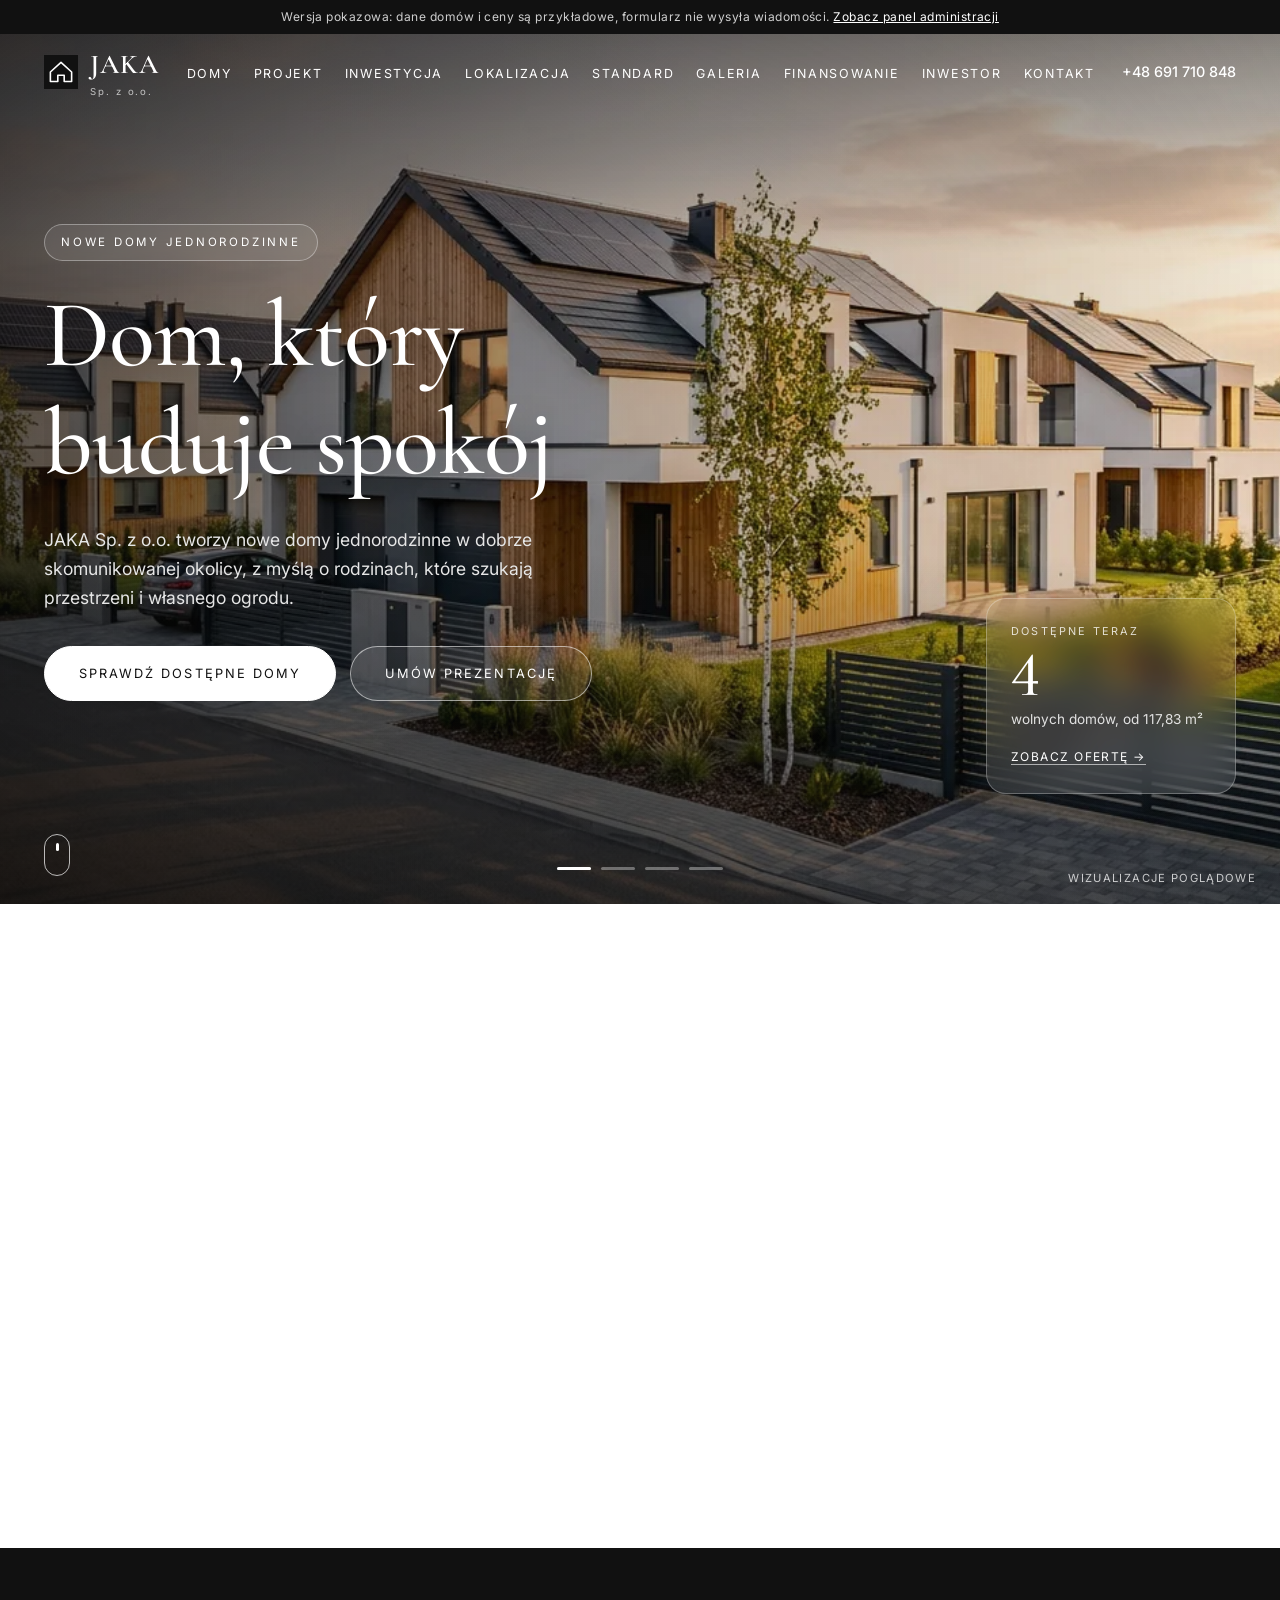
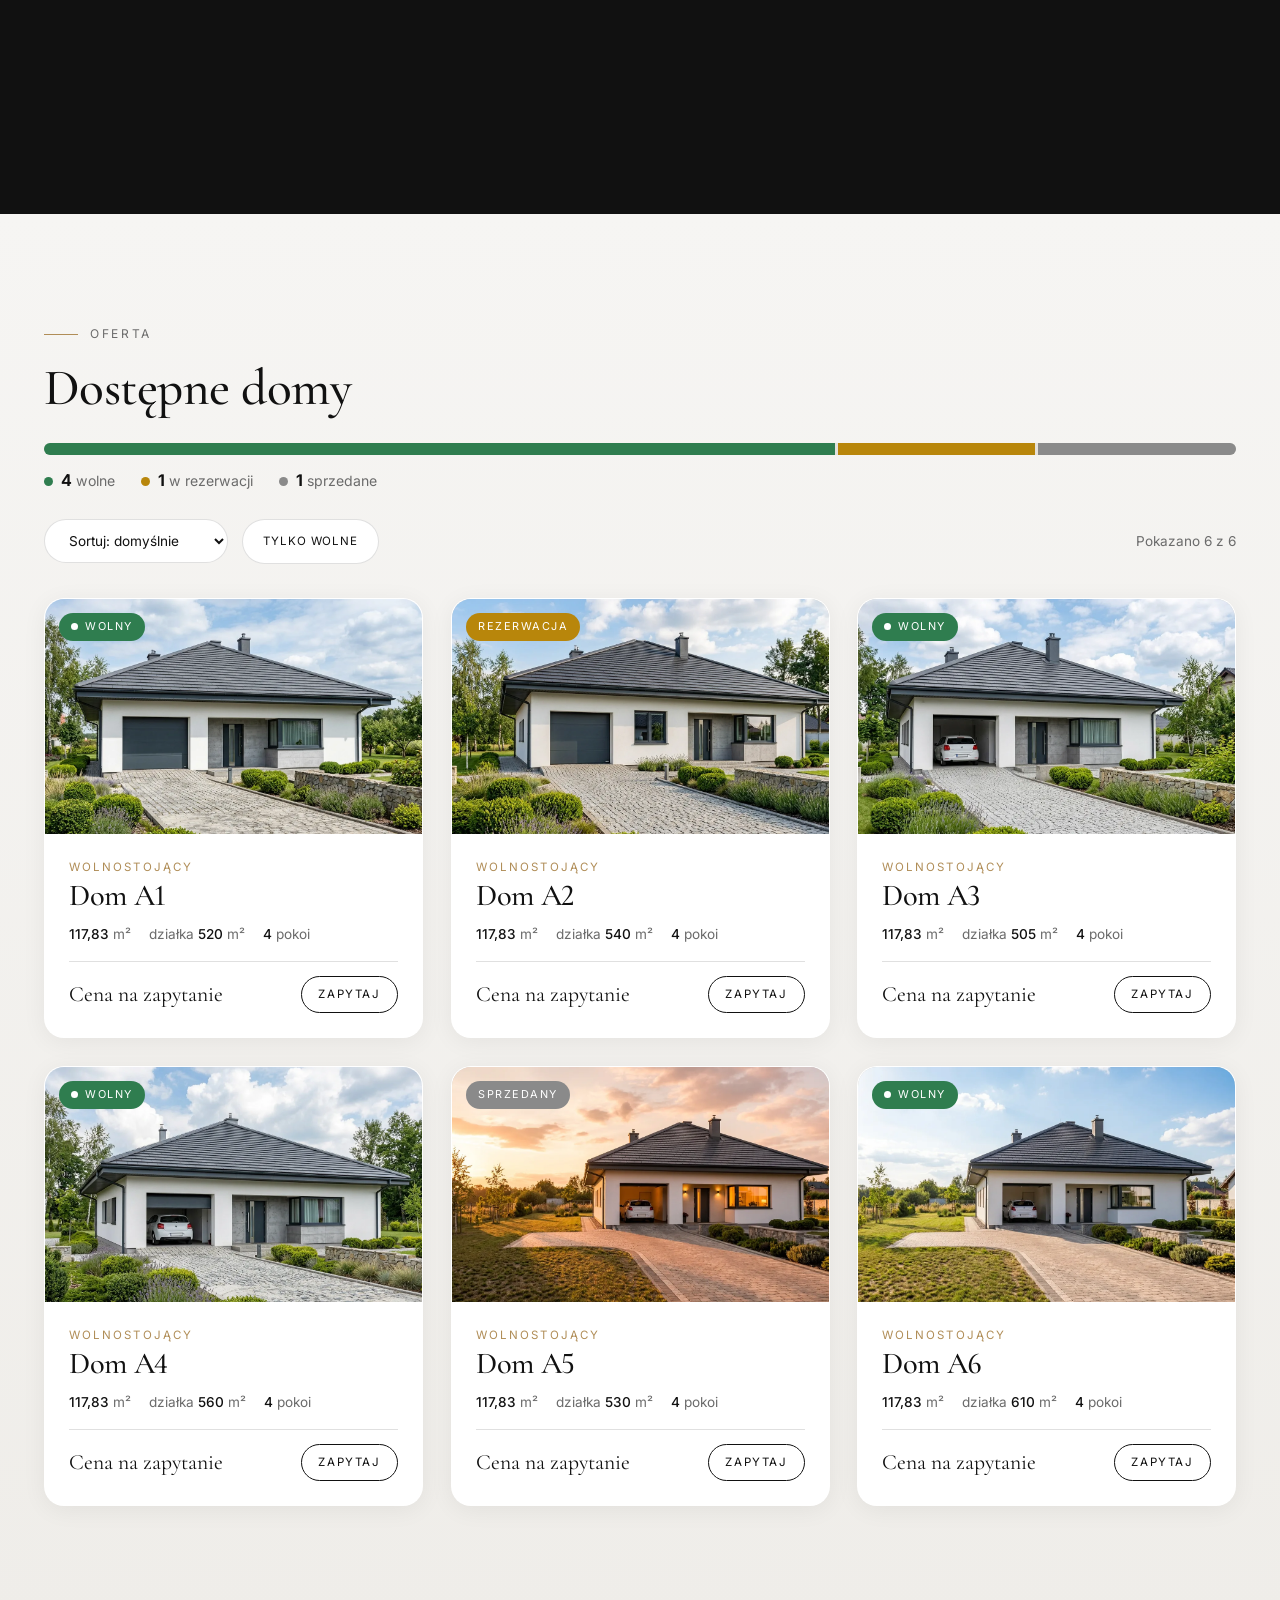
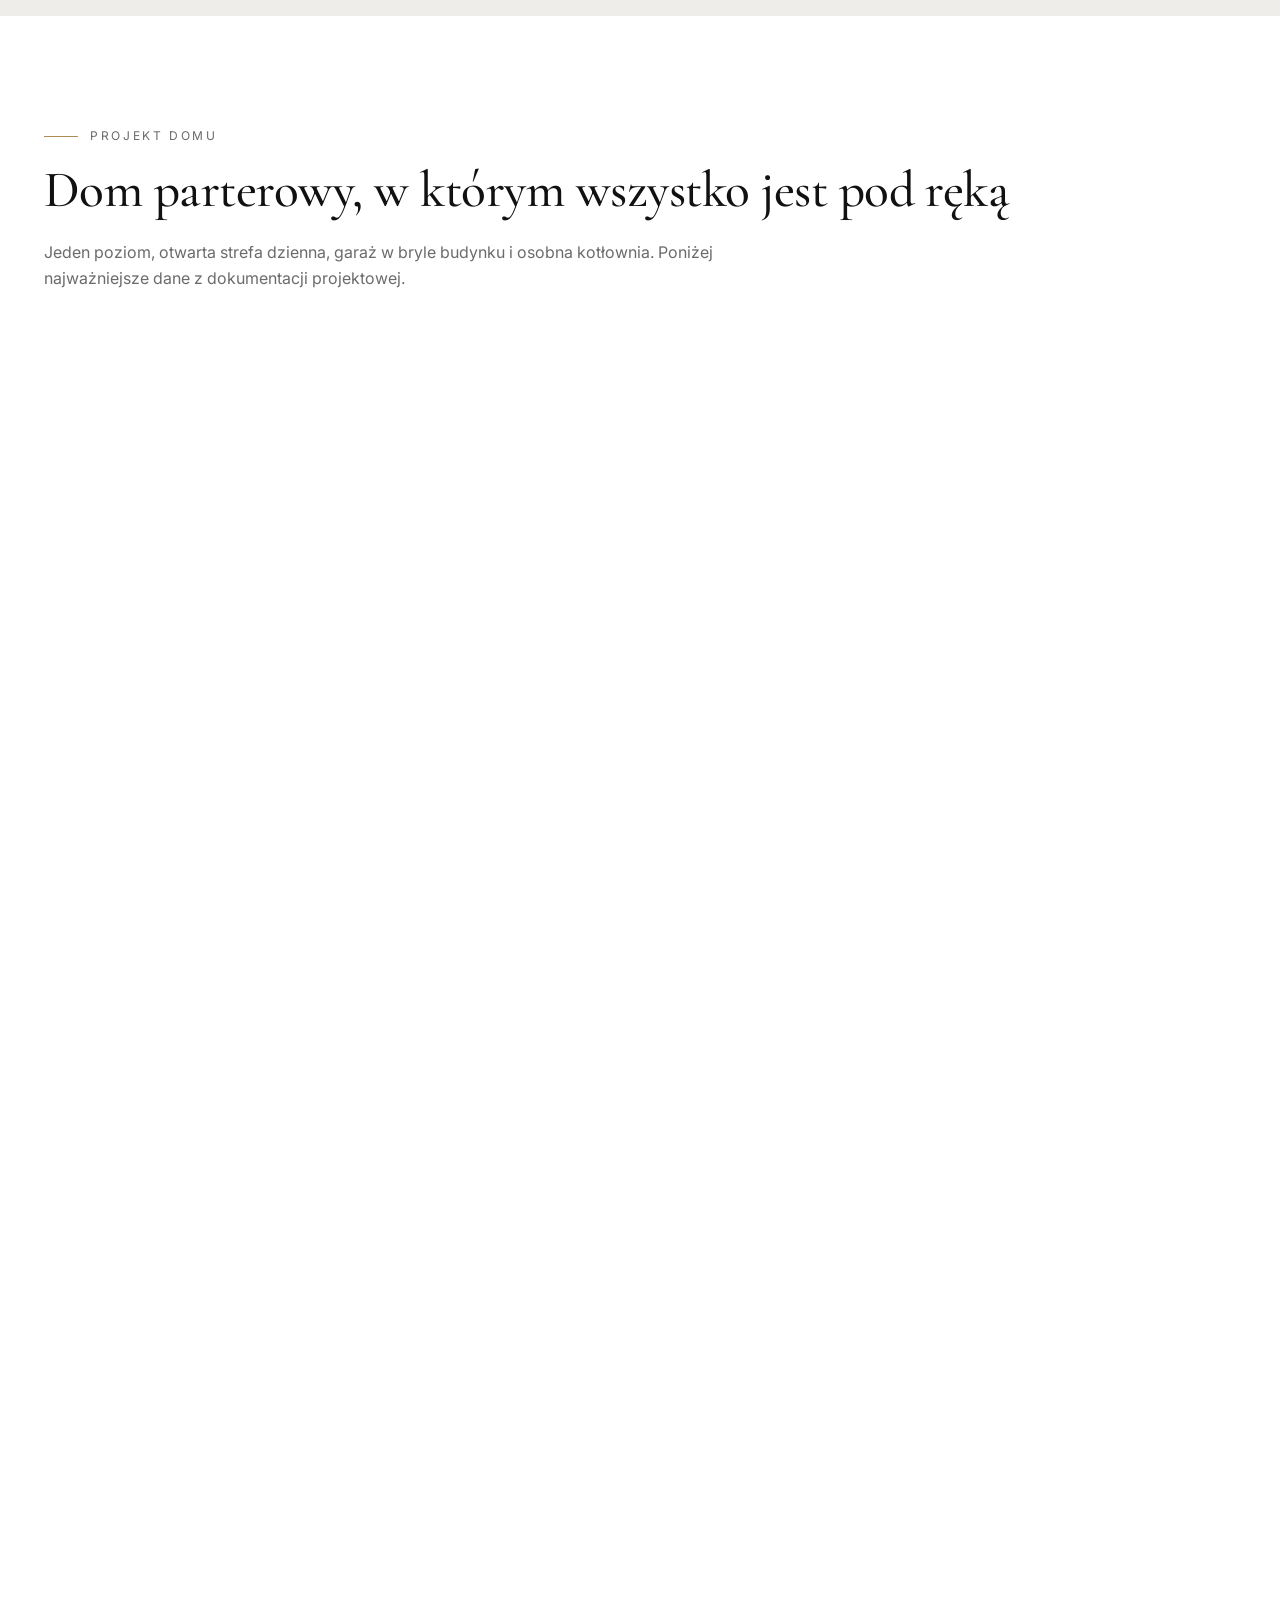
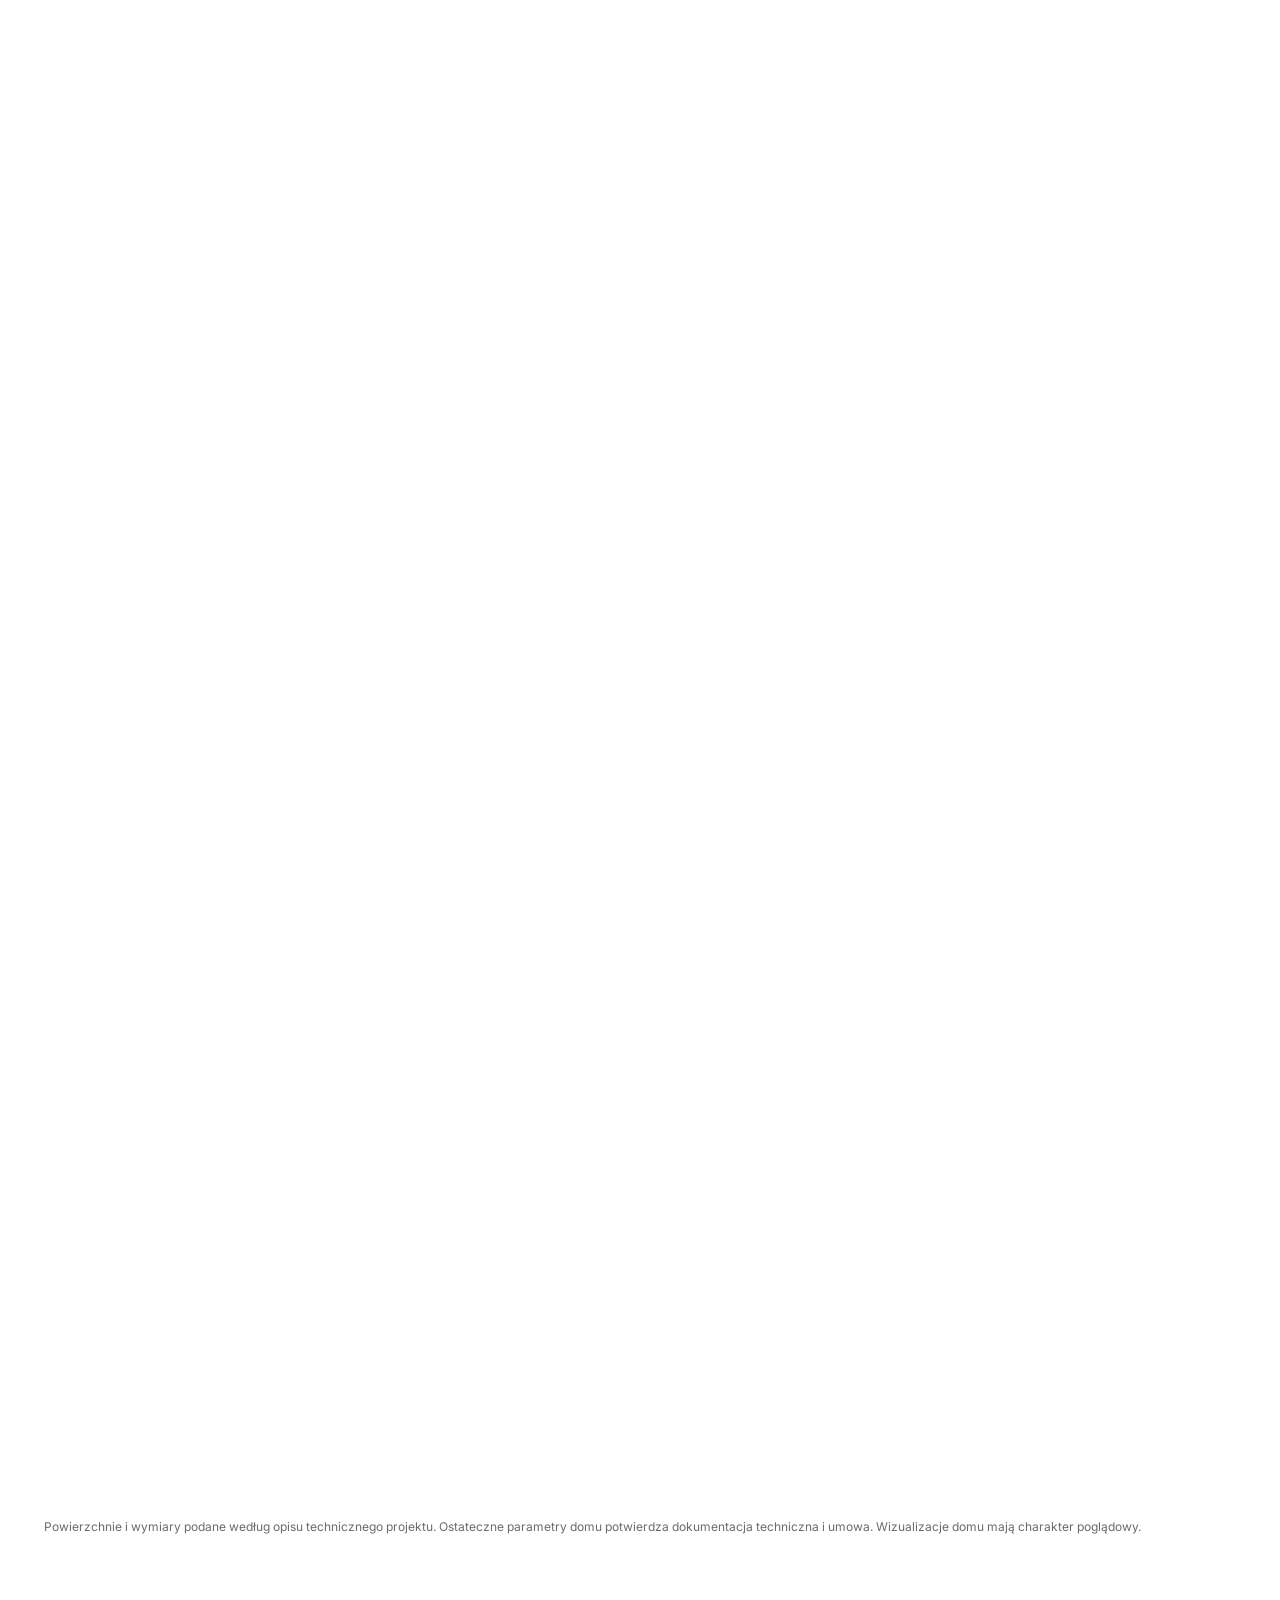
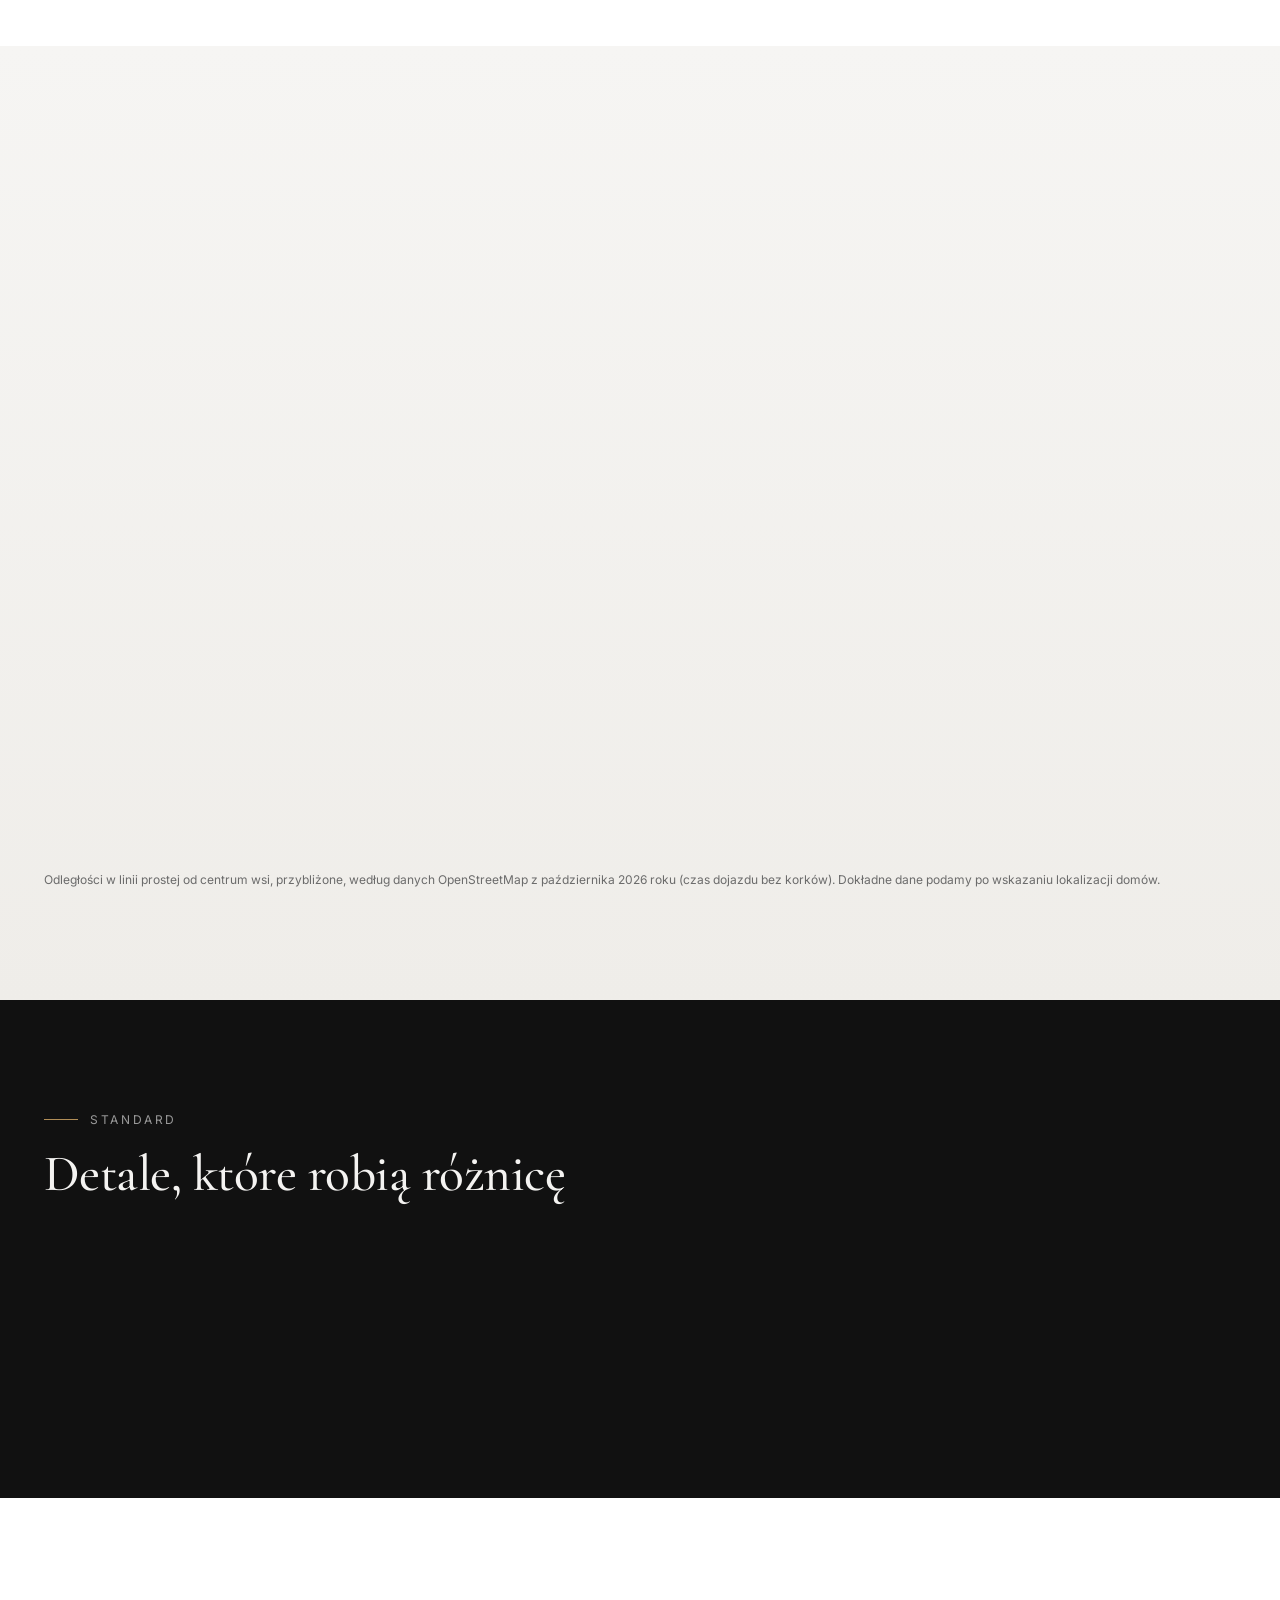
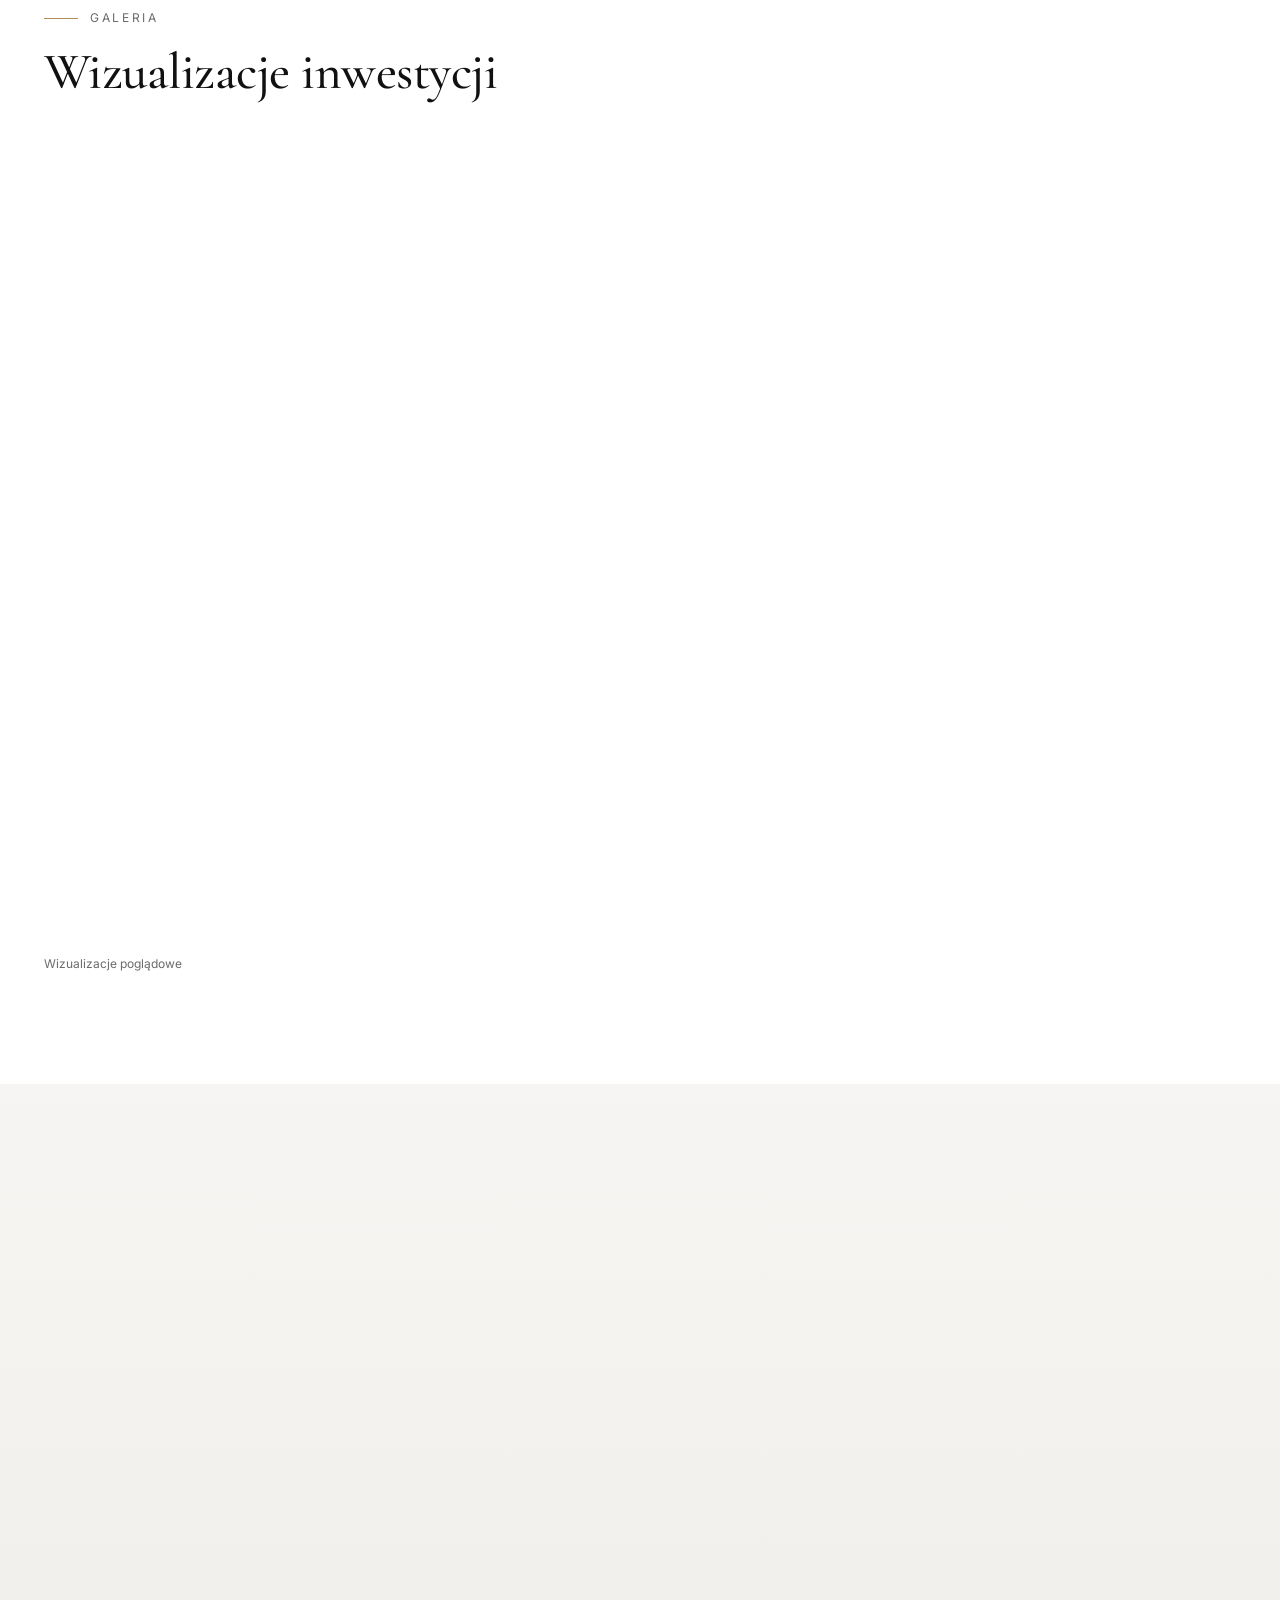
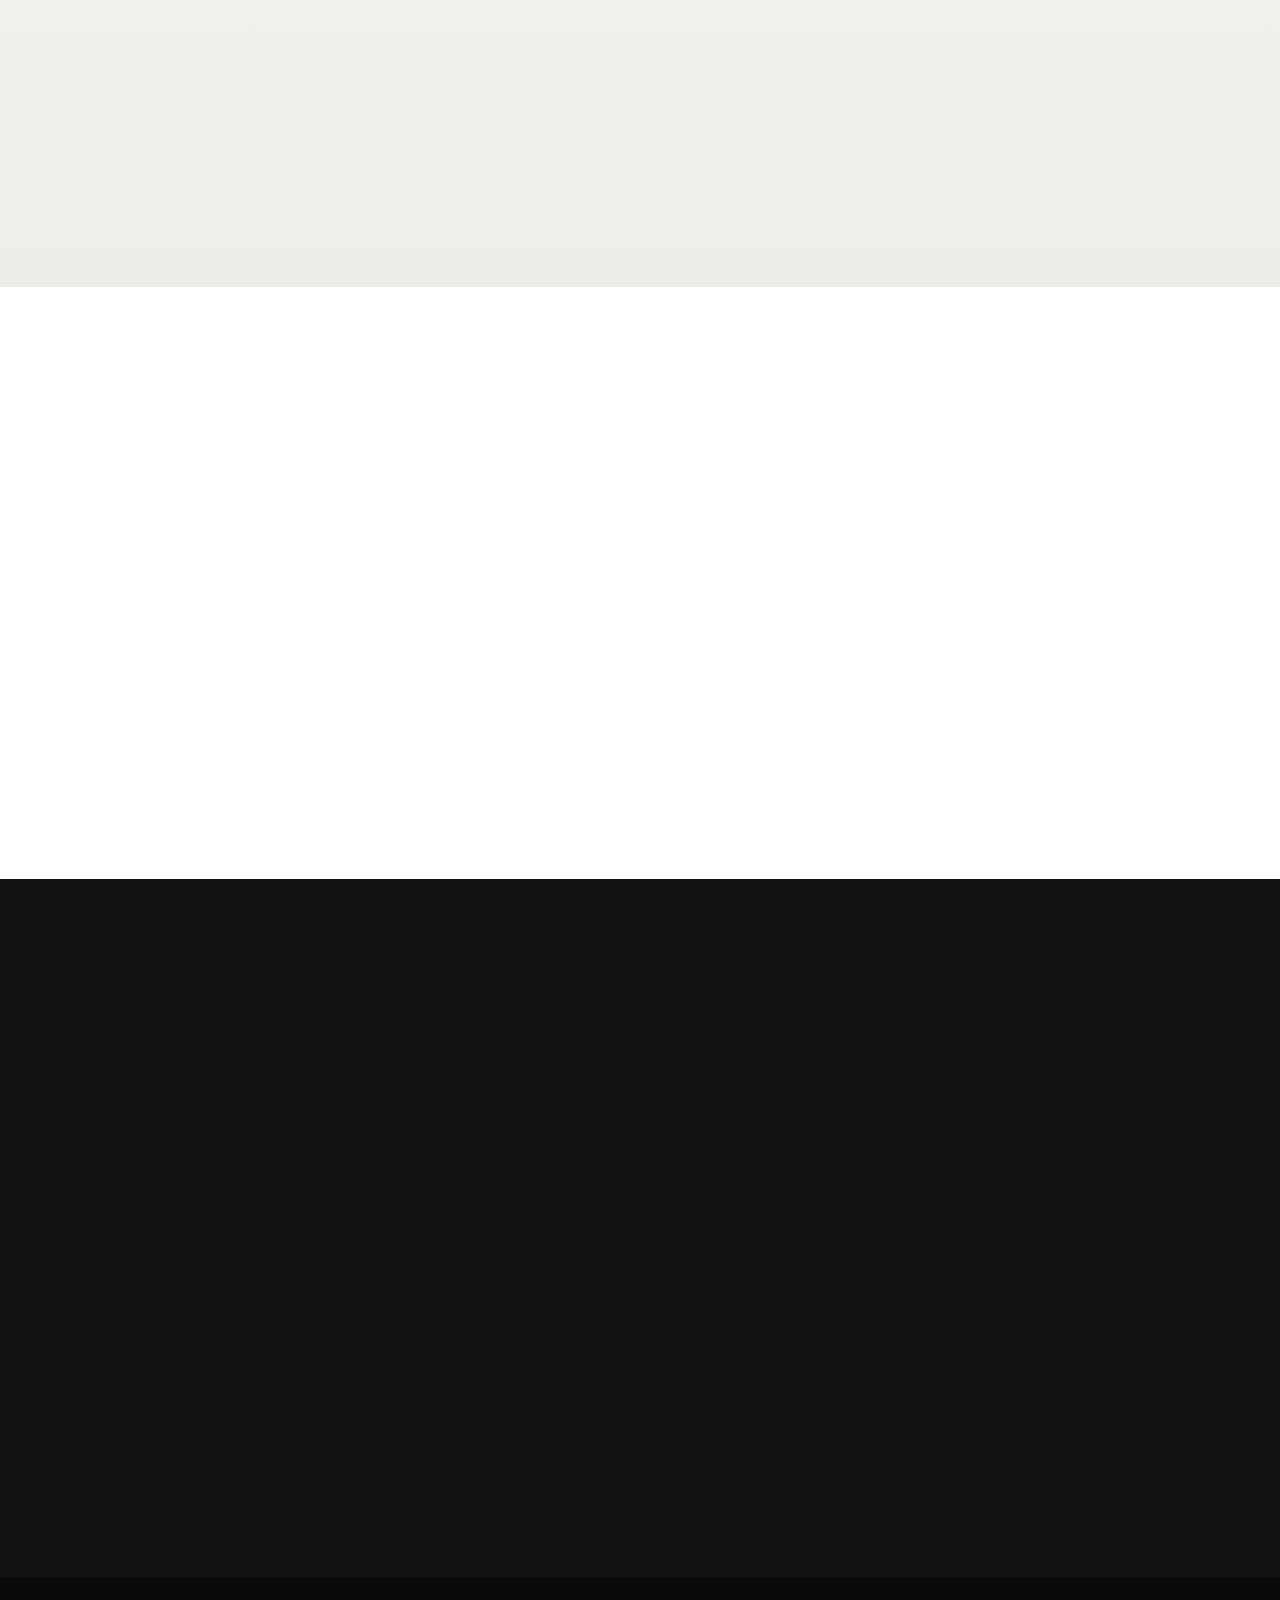
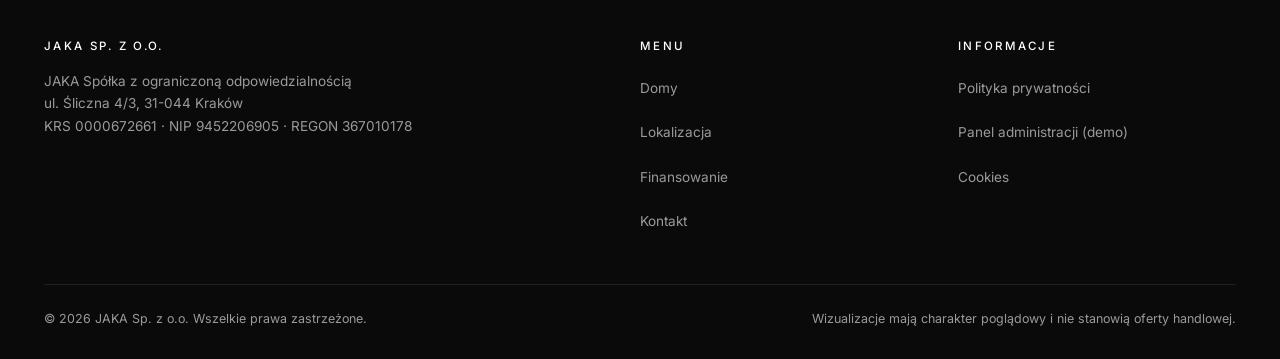
<file: index.html>
<!doctype html>
<html lang="pl">
<head>
<meta charset="utf-8">
<meta name="viewport" content="width=device-width,initial-scale=1">
<title>Nowe domy jednorodzinne od dewelopera | JAKA Sp. z o.o.</title>
<meta name="description" content="JAKA Sp. z o.o. oferuje nowe domy jednorodzinne: parterowe, z garażem w bryle budynku, o powierzchni mieszkalnej 117,83 m². Inwestycja w Tarnowcu pod Tarnowem (Małopolska). Sprawdź dostępne domy i statusy, a następnie zapytaj o ofertę.">
<meta name="robots" content="noindex,nofollow">
<meta name="theme-color" content="#111111">
<link rel="icon" href="favicon.ico" sizes="any">
<link rel="icon" href="favicon.svg" type="image/svg+xml">
<link rel="apple-touch-icon" href="apple-touch-icon.png">
<meta property="og:type" content="website">
<meta property="og:locale" content="pl_PL">
<meta property="og:site_name" content="JAKA Sp. z o.o.">
<meta property="og:title" content="Nowe domy jednorodzinne od dewelopera | JAKA Sp. z o.o.">
<meta property="og:description" content="Nowe domy jednorodzinne: parterowe, 117,83 m², z garażem. Sprawdź dostępne domy.">
<meta property="og:url" content="./">
<meta property="og:image" content="img/og.jpg">
<meta property="og:image:width" content="1200">
<meta property="og:image:height" content="630">
<meta property="og:image:alt" content="Wizualizacja nowych domów bliźniaczych z drewnianymi akcentami">
<meta name="twitter:card" content="summary_large_image">
<meta name="twitter:title" content="Nowe domy jednorodzinne od dewelopera | JAKA Sp. z o.o.">
<meta name="twitter:description" content="Parterowe domy jednorodzinne 117,83 m² z garażem. Sprawdź dostępne domy.">
<meta name="twitter:image" content="img/og.jpg">
<script type="application/ld+json">{"@context":"https://schema.org","@graph":[{"@type":"Organization","@id":"#organizacja","name":"JAKA Sp. z o.o.","legalName":"JAKA Spółka z ograniczoną odpowiedzialnością","taxID":"9452206905","address":{"@type":"PostalAddress","streetAddress":"ul. Śliczna 4/3","postalCode":"31-044","addressLocality":"Kraków","addressCountry":"PL"},"telephone":"+48691710848","email":"tokarski@czakram.pl","contactPoint":[{"@type":"ContactPoint","contactType":"sales","telephone":"+48691710848","email":"tokarski@czakram.pl","areaServed":"PL","availableLanguage":"pl","hoursAvailable":{"@type":"OpeningHoursSpecification","dayOfWeek":["Monday","Tuesday","Wednesday","Thursday","Friday"],"opens":"08:00","closes":"16:00"}}],"url":"./","logo":"apple-touch-icon.png","description":"Deweloper domów jednorodzinnych."},{"@type":"WebSite","name":"JAKA Sp. z o.o.","url":"./","inLanguage":"pl-PL","publisher":{"@id":"#organizacja"}}]}</script>
<link rel="preconnect" href="https://fonts.googleapis.com">
<link rel="preconnect" href="https://fonts.gstatic.com" crossorigin>
<link rel="preload" as="style" href="https://fonts.googleapis.com/css2?family=Cormorant+Garamond:wght@500;600&family=Inter:wght@400;500&display=swap">
<link rel="stylesheet" href="https://fonts.googleapis.com/css2?family=Cormorant+Garamond:wght@500;600&family=Inter:wght@400;500&display=swap" media="print" onload="this.media='all'">
<noscript><link rel="stylesheet" href="https://fonts.googleapis.com/css2?family=Cormorant+Garamond:wght@500;600&family=Inter:wght@400;500&display=swap"></noscript>
<link rel="preload" as="image" type="image/webp" href="img/hero.webp" imagesrcset="img/hero-1000.webp 900w, img/hero.webp 1376w" imagesizes="100vw" fetchpriority="high">
<link rel="stylesheet" href="css/style.css">
</head>
<body>
<div class="devbar">Wersja pokazowa: dane domów i ceny są przykładowe, formularz nie wysyła wiadomości. <a href="admin/" style="color:#fff;text-decoration:underline">Zobacz panel administracji</a></div>

<header class="site">
  <div class="wrap nav">
    <a class="logo" href="#top" aria-label="JAKA Sp. z o.o. strona główna">
      <svg viewBox="0 0 64 64" aria-hidden="true"><rect width="64" height="64" fill="#111"/><path d="M12 32 32 14l20 18v18H38V38H26v12H12z" fill="none" stroke="#fff" stroke-width="3" stroke-linejoin="round"/></svg>
      <span>JAKA<small>Sp. z o.o.</small></span>
    </a>
    <nav class="main" aria-label="Menu główne">
      <ul>
        <li><a href="#domy">Domy</a></li>
        <li><a href="#projekt">Projekt</a></li>
        <li><a href="#inwestycja">Inwestycja</a></li>
        <li><a href="#lokalizacja">Lokalizacja</a></li>
        <li><a href="#standard">Standard</a></li>
        <li><a href="#galeria">Galeria</a></li>
        <li><a href="#finansowanie">Finansowanie</a></li>
        <li><a href="#inwestor">Inwestor</a></li>
        <li><a href="#kontakt">Kontakt</a></li>
      </ul>
    </nav>
    <a class="phone" href="tel:+48691710848">+48 691 710 848</a>
    <button class="burger" aria-label="Menu" aria-expanded="false"><span></span><span></span></button>
  </div>
</header>

<main id="top">
<section class="hero" id="hero">
  <div class="slides">
    <div class="slide on"><picture>
      <source type="image/webp" srcset="img/hero-1000.webp 900w, img/hero.webp 1376w" sizes="100vw">
      <img src="img/hero.jpg" style="object-position:72% 55%" width="1376" height="768" alt="Wizualizacja parterowego domu z grafitowym dachem kopertowym i garażem o zachodzie słońca" fetchpriority="high" decoding="async">
    </picture></div>
    <div class="slide"><img src="img/dom-2.webp" width="1376" height="768" alt="Dom parterowy z grafitowym dachem kopertowym, białą elewacją i garażem, widok od strony podjazdu" loading="lazy" decoding="async"></div>
    <div class="slide"><img src="img/dom-3.webp" width="1376" height="768" alt="Dom parterowy z garażem w bryle i wejściem w niszy z szarą okładziną" loading="lazy" decoding="async"></div>
    <div class="slide"><img src="img/dom-4.webp" width="1376" height="768" alt="Dom parterowy z otwartym garażem, podjazdem z kostki i ogrodem" loading="lazy" decoding="async"></div>
  </div>
  <div class="hero-shade"></div>
  <div class="wrap hero-inner">
    <span class="hero-kicker">Nowe domy jednorodzinne</span>
    <h1><span class="ln"><span class="w" style="--i:0">Dom,</span> <span class="w" style="--i:1">który</span></span><br><span class="ln"><span class="w" style="--i:2">buduje</span> <span class="w" style="--i:3">spokój</span></span></h1>
    <p>JAKA Sp. z o.o. tworzy nowe domy jednorodzinne w dobrze skomunikowanej okolicy, z myślą o rodzinach, które szukają przestrzeni i własnego ogrodu.</p>
    <div class="hero-cta"><a class="btn light pill" href="#domy">Sprawdź dostępne domy</a><a class="btn ghost-light pill" href="#kontakt">Umów prezentację</a></div>
  </div>
  <div class="hero-card" id="hero-card" hidden>
    <span class="hc-label">Dostępne teraz</span>
    <b id="hc-num">0</b>
    <span class="hc-sub" id="hc-sub"></span>
    <a href="#domy">Zobacz ofertę &rarr;</a>
  </div>
  <div class="hero-dots" aria-label="Zdjęcia w hero"></div>
  <a class="scroll-ind" href="#inwestycja" aria-label="Przewiń w dół"><i></i></a>
  <span class="hero-cap">Wizualizacje poglądowe</span>
</section>

<section id="inwestycja">
  <div class="wrap two">
    <div class="reveal">
      <span class="eyebrow">Inwestycja</span>
      <h2>Harmonia formy, funkcji i otoczenia</h2>
      <p>Oferujemy parterowe domy jednorodzinne o powierzchni mieszkalnej 117,83 m², z garażem w bryle budynku, otwartą strefą dzienną i własnym ogrodem. Salon z jadalnią, kuchnia i trzy pokoje mieszczą się na jednym poziomie, bez schodów.</p>
      <p>Wspólne tereny zieleni, wewnętrzne drogi i spójna architektura sprawiają, że osiedle jest spokojne i uporządkowane.</p>
      <p style="margin-top:28px"><a class="btn" href="#standard">Poznaj standard</a></p>
    </div>
    <div class="reveal">
      <div class="ph wide"><img src="img/dom-3.webp" width="1376" height="768" loading="lazy" alt="Dom parterowy z garażem w bryle i wejściem w niszy z szarą okładziną"></div>
      <p class="cap">Wizualizacja poglądowa</p>
    </div>
  </div>
</section>

<section class="dark" style="padding:0">
  <div class="wrap">
    <div class="stats" id="stats"></div>
  </div>
</section>

<section id="domy" class="alt">
  <div class="wrap">
    <span class="eyebrow">Oferta</span>
    <h2>Dostępne domy</h2>

    <div class="avail" id="avail" aria-label="Dostępność domów">
      <div class="avail-bar" id="avail-bar"></div>
      <ul class="avail-legend" id="avail-legend"></ul>
    </div>

    <div class="filters">
      <div class="seg" id="seg-type" role="group" aria-label="Typ zabudowy"></div>
      <select id="f-area" aria-label="Powierzchnia"><option value="">Każdy metraż</option><option value="s">do 120 m²</option><option value="m">120 do 150 m²</option><option value="l">od 150 m²</option></select>
      <select id="f-sort" aria-label="Sortowanie"><option value="">Sortuj: domyślnie</option><option value="area-asc">Metraż rosnąco</option><option value="area-desc">Metraż malejąco</option><option value="plot-desc">Największa działka</option></select>
      <button type="button" class="chip" id="f-free" aria-pressed="false">Tylko wolne</button>
      <span class="f-count" id="f-count" aria-live="polite"></span>
    </div>
    <div class="cards" id="houses"></div>
  </div>
</section>

<div class="hm" id="hm" role="dialog" aria-modal="true" aria-labelledby="hm-title" hidden>
  <div class="hm-card">
    <button type="button" class="hm-close" id="hm-close" aria-label="Zamknij">&times;</button>
    <div class="hm-img"><img id="hm-img" alt=""><span class="badge" id="hm-badge"></span></div>
    <div class="hm-body">
      <span class="eyebrow" id="hm-type"></span>
      <h3 id="hm-title"></h3>
      <dl class="hm-specs" id="hm-specs"></dl>
      <div class="hm-price" id="hm-price"></div>
      <p class="hm-note">Wizualizacja poglądowa. Ostateczny wygląd i wyposażenie domu zostaną potwierdzone w umowie.</p>
      <div class="hm-actions"><a class="btn solid pill" id="hm-ask" href="#kontakt">Zapytaj o ten dom</a></div>
      <div class="hm-nav"><button type="button" id="hm-prev">&larr; Poprzedni</button><span id="hm-pos"></span><button type="button" id="hm-next">Następny &rarr;</button></div>
    </div>
  </div>
</div>

<section id="projekt">
  <div class="wrap">
    <span class="eyebrow">Projekt domu</span>
    <h2>Dom parterowy, w którym wszystko jest pod ręką</h2>
    <p class="lead">Jeden poziom, otwarta strefa dzienna, garaż w bryle budynku i osobna kotłownia. Poniżej najważniejsze dane z dokumentacji projektowej.</p>
    <div class="pj-tiles reveal" id="pj-tiles"></div>
    <div class="pj-factsbox reveal" id="pj-facts"></div>
    <div class="pj-schema reveal" id="pj-schema"></div>
    <div class="pj-split">
      <div class="reveal" id="pj-share"></div>
      <div class="reveal" id="pj-rooms"></div>
    </div>
    <p class="cap" style="margin-top:34px">Powierzchnie i wymiary podane według opisu technicznego projektu. Ostateczne parametry domu potwierdza dokumentacja techniczna i umowa. Wizualizacje domu mają charakter poglądowy.</p>
  </div>
</section>

<section id="lokalizacja" class="alt">
  <div class="wrap two">
    <div class="reveal">
      <span class="eyebrow">Lokalizacja</span>
      <h2>Tarnowiec, tuż obok Tarnowa</h2>
      <p>Tarnowiec to wieś w gminie Tarnów, w powiecie tarnowskim, w województwie małopolskim. Do centrum Tarnowa jest stąd około 4 km. W miejscowości działają szkoła podstawowa i poczta, a podstawowe zakupy zrobisz na miejscu.</p>
      <ul class="times">
        <li><span>Centrum Tarnowa</span><span>ok. 4 km, ok. 7 min samochodem</span></li>
        <li><span>Szkoła podstawowa</span><span>w miejscowości, ul. Tarnowska 60</span></li>
        <li><span>Przedszkola i szkoły średnie</span><span>Tarnów, ok. 3 km</span></li>
        <li><span>Sklepy</span><span>w miejscowości, supermarket ok. 0,5 km</span></li>
        <li><span>Poczta</span><span>w miejscowości</span></li>
        <li><span>Ośrodek zdrowia i apteka</span><span>ok. 1,2 km</span></li>
        <li><span>Dworzec kolejowy w Tarnowie</span><span>ok. 3 km</span></li>
      </ul>
    </div>
    <div class="reveal"><div class="ph wide"><img src="img/dom-5.webp" width="1376" height="768" loading="lazy" alt="Dom parterowy z dachem kopertowym wśród zieleni i brzóz"></div><p class="cap">Wizualizacja poglądowa.</p></div>
  </div>
  <div class="wrap"><p class="cap" style="margin-top:28px">Odległości w linii prostej od centrum wsi, przybliżone, według danych OpenStreetMap z października 2026 roku (czas dojazdu bez korków). Dokładne dane podamy po wskazaniu lokalizacji domów.</p></div>
</section>

<section id="standard" class="dark">
  <div class="wrap">
    <span class="eyebrow">Standard</span>
    <h2>Detale, które robią różnicę</h2>
    <div class="trio">
      <div class="item reveal"><h3>Konstrukcja</h3><p>Opis technologii wykonania ścian, stropów i dachu oraz parametrów izolacji, do uzupełnienia danymi z projektu.</p></div>
      <div class="item reveal"><h3>Instalacje</h3><p>Opis ogrzewania, wentylacji i przygotowania pod fotowoltaikę oraz pompę ciepła, do potwierdzenia z projektantem.</p></div>
      <div class="item reveal"><h3>Otoczenie</h3><p>Opis ogrodu, tarasu, podjazdu, miejsc postojowych i zagospodarowania terenów wspólnych.</p></div>
    </div>
  </div>
</section>

<section id="galeria">
  <div class="wrap">
    <span class="eyebrow">Galeria</span>
    <h2>Wizualizacje inwestycji</h2>
    <div class="gallery" id="gallery"></div>
    <p class="cap">Wizualizacje poglądowe</p>
  </div>
</section>

<section id="finansowanie" class="alt">
  <div class="wrap fin-grid">
    <div class="reveal">
      <span class="eyebrow">Finansowanie</span>
      <h2>Zaplanuj zakup domu</h2>
      <p>Orientacyjny kalkulator pokazuje przybliżoną ratę kredytu. To tylko szacunek, a nie oferta kredytowa. Ostateczne warunki zależą od banku i Twojej zdolności kredytowej.</p>
      <p style="margin-top:16px">Pomożemy w kontakcie z doradcą kredytowym, jeśli będzie taka potrzeba.</p>
    </div>
    <div class="calc reveal">
      <label for="k-price">Cena domu (zł)</label><input id="k-price" type="number" value="900000" min="0" step="10000">
      <label for="k-down">Wkład własny (%)</label><input id="k-down" type="number" value="20" min="0" max="100">
      <label for="k-years">Okres kredytu: <span id="k-yv"></span></label><input id="k-years" type="range" min="5" max="35" value="25">
      <label for="k-rate">Oprocentowanie (% rocznie)</label><input id="k-rate" type="number" value="7" min="0" step="0.1">
      <div class="out"><span style="font-size:.72rem;letter-spacing:.16em;text-transform:uppercase;color:#a8a8a8">Szacowana rata</span><b id="k-out"></b><small>Obliczenie dla rat równych, bez prowizji, ubezpieczeń i innych kosztów.</small></div>
    </div>
  </div>
</section>

<section id="inwestor">
  <div class="wrap two">
    <div class="reveal">
      <span class="eyebrow">Inwestor</span>
      <h2>JAKA Sp. z o.o.</h2>
      <p>JAKA Sp. z o.o. to polska spółka z siedzibą w Krakowie, wpisana do Krajowego Rejestru Sądowego w kwietniu 2017 roku. W tej ofercie przedstawiamy nowe domy jednorodzinne.</p>
      <p>Chcemy, aby klient od pierwszej rozmowy wiedział, co kupuje: jasne parametry domu, aktualny status i uczciwa informacja o cenie. Zapraszamy do kontaktu z naszym biurem sprzedaży w Tarnowie.</p>
      <p style="margin-top:28px"><a class="btn" href="#kontakt">Skontaktuj się z nami</a></p>
    </div>
    <div class="reveal">
      <dl class="facts" aria-label="Dane spółki">
        <div><dt>Siedziba</dt><dd>Kraków</dd></div>
        <div><dt>Forma prawna</dt><dd>Spółka z ograniczoną odpowiedzialnością</dd></div>
        <div><dt>W rejestrze KRS od</dt><dd>7 kwietnia 2017</dd></div>
        <div><dt>Numer KRS</dt><dd>0000672661</dd></div>
        <div><dt>Biuro sprzedaży</dt><dd>Tarnów</dd></div>
      </dl>
    </div>
  </div>
</section>

<section id="kontakt" class="dark">
  <div class="wrap two" style="align-items:start">
    <div class="contact-info reveal">
      <span class="eyebrow">Kontakt</span>
      <h2>Umów prezentację domu</h2>
      <p><b>Siedziba spółki</b><br>ul. Śliczna 4/3, 31-044 Kraków</p>
      <p><b>Biuro sprzedaży</b><br>Dojazd 1, 33-100 Tarnów</p>
      <p><b>Telefon</b><br><a href="tel:+48691710848">+48 691 710 848</a></p>
      <p><b>E-mail</b><br><a href="mailto:tokarski@czakram.pl">tokarski@czakram.pl</a></p>
      <p><b>Godziny otwarcia</b><br>Poniedziałek do piątku, 8:00 do 16:00</p>
    </div>
    <form class="contact reveal" id="contact-form" novalidate>
      <input type="text" name="name" placeholder="Imię i nazwisko" required autocomplete="name">
      <input type="email" name="email" placeholder="E-mail" required autocomplete="email">
      <input type="tel" name="phone" placeholder="Telefon" autocomplete="tel">
      <input type="hidden" name="house" id="c-house">
      <textarea id="c-msg" name="message" rows="4" placeholder="Wiadomość"></textarea>
      <input class="hp" type="text" name="website" tabindex="-1" autocomplete="off" aria-hidden="true">
      <label class="chk"><input type="checkbox" name="consent" value="1" required> <span>Wyrażam zgodę na przetwarzanie danych osobowych w celu odpowiedzi na zapytanie. Administratorem danych jest JAKA Spółka z ograniczoną odpowiedzialnością (<a href="polityka-prywatnosci.html" target="_blank" rel="noopener" style="text-decoration:underline">polityka prywatności</a>).</span></label>
      <button class="btn light" type="submit">Wyślij zapytanie</button>
      <div class="msg" id="form-msg" role="status"></div>
    </form>
  </div>
</section>
</main>

<footer class="site">
  <div class="wrap">
    <div class="foot">
      <div><h4>JAKA Sp. z o.o.</h4><p>JAKA Spółka z ograniczoną odpowiedzialnością<br>ul. Śliczna 4/3, 31-044 Kraków<br>KRS 0000672661 &middot; NIP 9452206905 &middot; REGON 367010178</p></div>
      <div><h4>Menu</h4><ul><li><a href="#domy">Domy</a></li><li><a href="#lokalizacja">Lokalizacja</a></li><li><a href="#finansowanie">Finansowanie</a></li><li><a href="#kontakt">Kontakt</a></li></ul></div>
      <div><h4>Informacje</h4><ul><li><a href="polityka-prywatnosci.html">Polityka prywatności</a></li><li><a href="admin/">Panel administracji (demo)</a></li><li><a href="polityka-prywatnosci.html#cookies">Cookies</a></li></ul></div>
    </div>
    <div class="legal"><span>&copy; <span id="year"></span> JAKA Sp. z o.o. Wszelkie prawa zastrzeżone.</span><span>Wizualizacje mają charakter poglądowy i nie stanowią oferty handlowej.</span></div>
  </div>
</footer>
<div class="lb" id="lb" role="dialog" aria-modal="true" aria-label="Pokaz zdjęć" hidden>
  <div class="lb-top"><span id="lb-count"></span>
    <div><button type="button" id="lb-play" aria-label="Włącz pokaz">Pokaz &#9654;</button><button type="button" id="lb-close" aria-label="Zamknij">Zamknij &#10005;</button></div></div>
  <button type="button" class="lb-nav prev" id="lb-prev" aria-label="Poprzednie">&#8249;</button>
  <figure class="lb-stage"><div id="lb-img"></div><figcaption id="lb-cap"></figcaption></figure>
  <button type="button" class="lb-nav next" id="lb-next" aria-label="Następne">&#8250;</button>
  <div class="lb-thumbs" id="lb-thumbs"></div>
</div>
<script>window.SITE={"houses":[],"photos":[],"demo":true};</script>
<script src="js/main.js"></script>
</body>
</html>
</file>
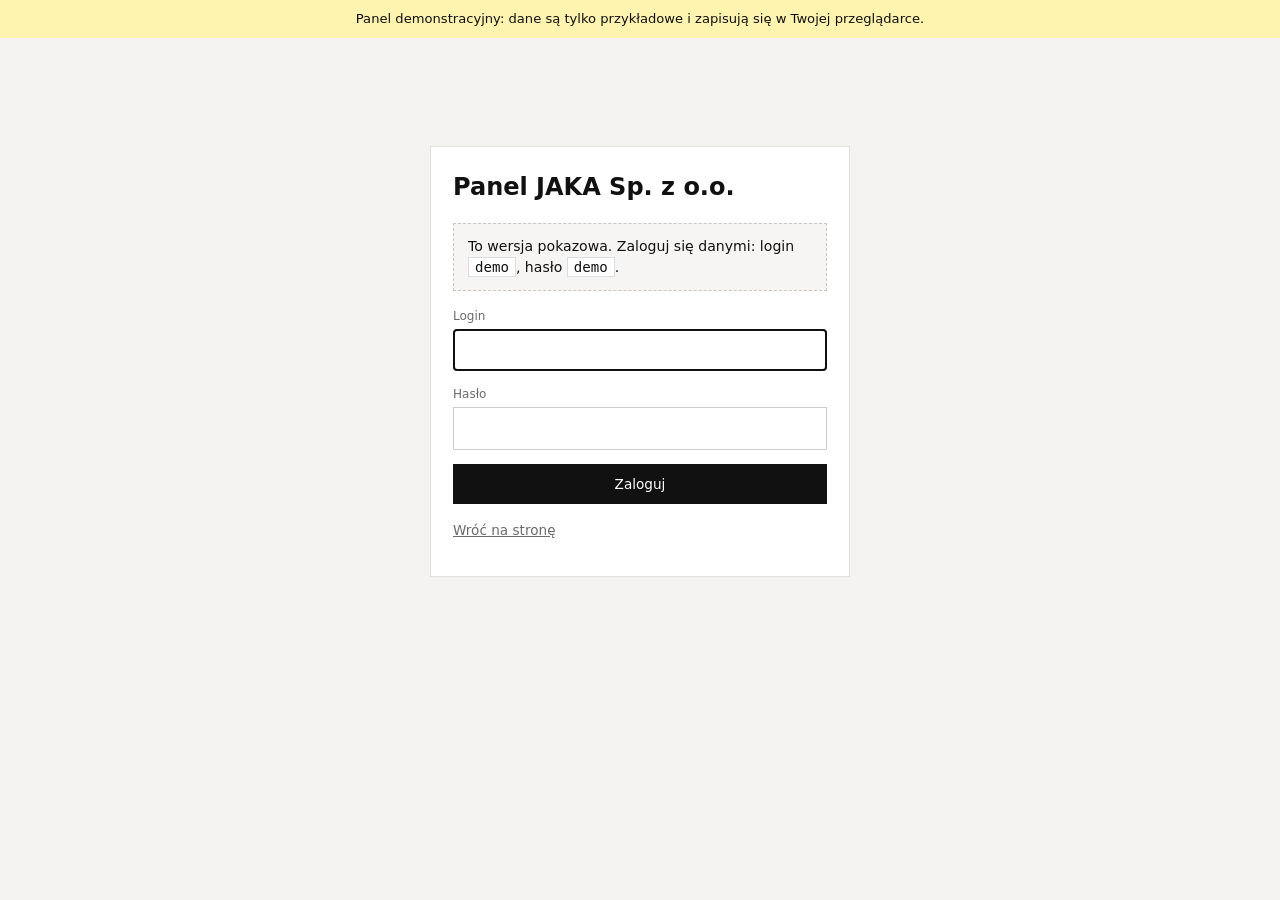
<file: admin/index.html>
<!doctype html>
<html lang="pl">
<head>
<meta charset="utf-8">
<meta name="viewport" content="width=device-width,initial-scale=1">
<meta name="robots" content="noindex,nofollow">
<title>Panel demonstracyjny | JAKA Sp. z o.o.</title>
<link rel="icon" href="../favicon.svg" type="image/svg+xml">
<link rel="stylesheet" href="admin.css">
</head>
<body>
<div id="app"></div>
<noscript><p style="padding:24px">Panel demonstracyjny wymaga włączonej obsługi JavaScript.</p></noscript>
<script src="admin.js"></script>
</body>
</html>
</file>
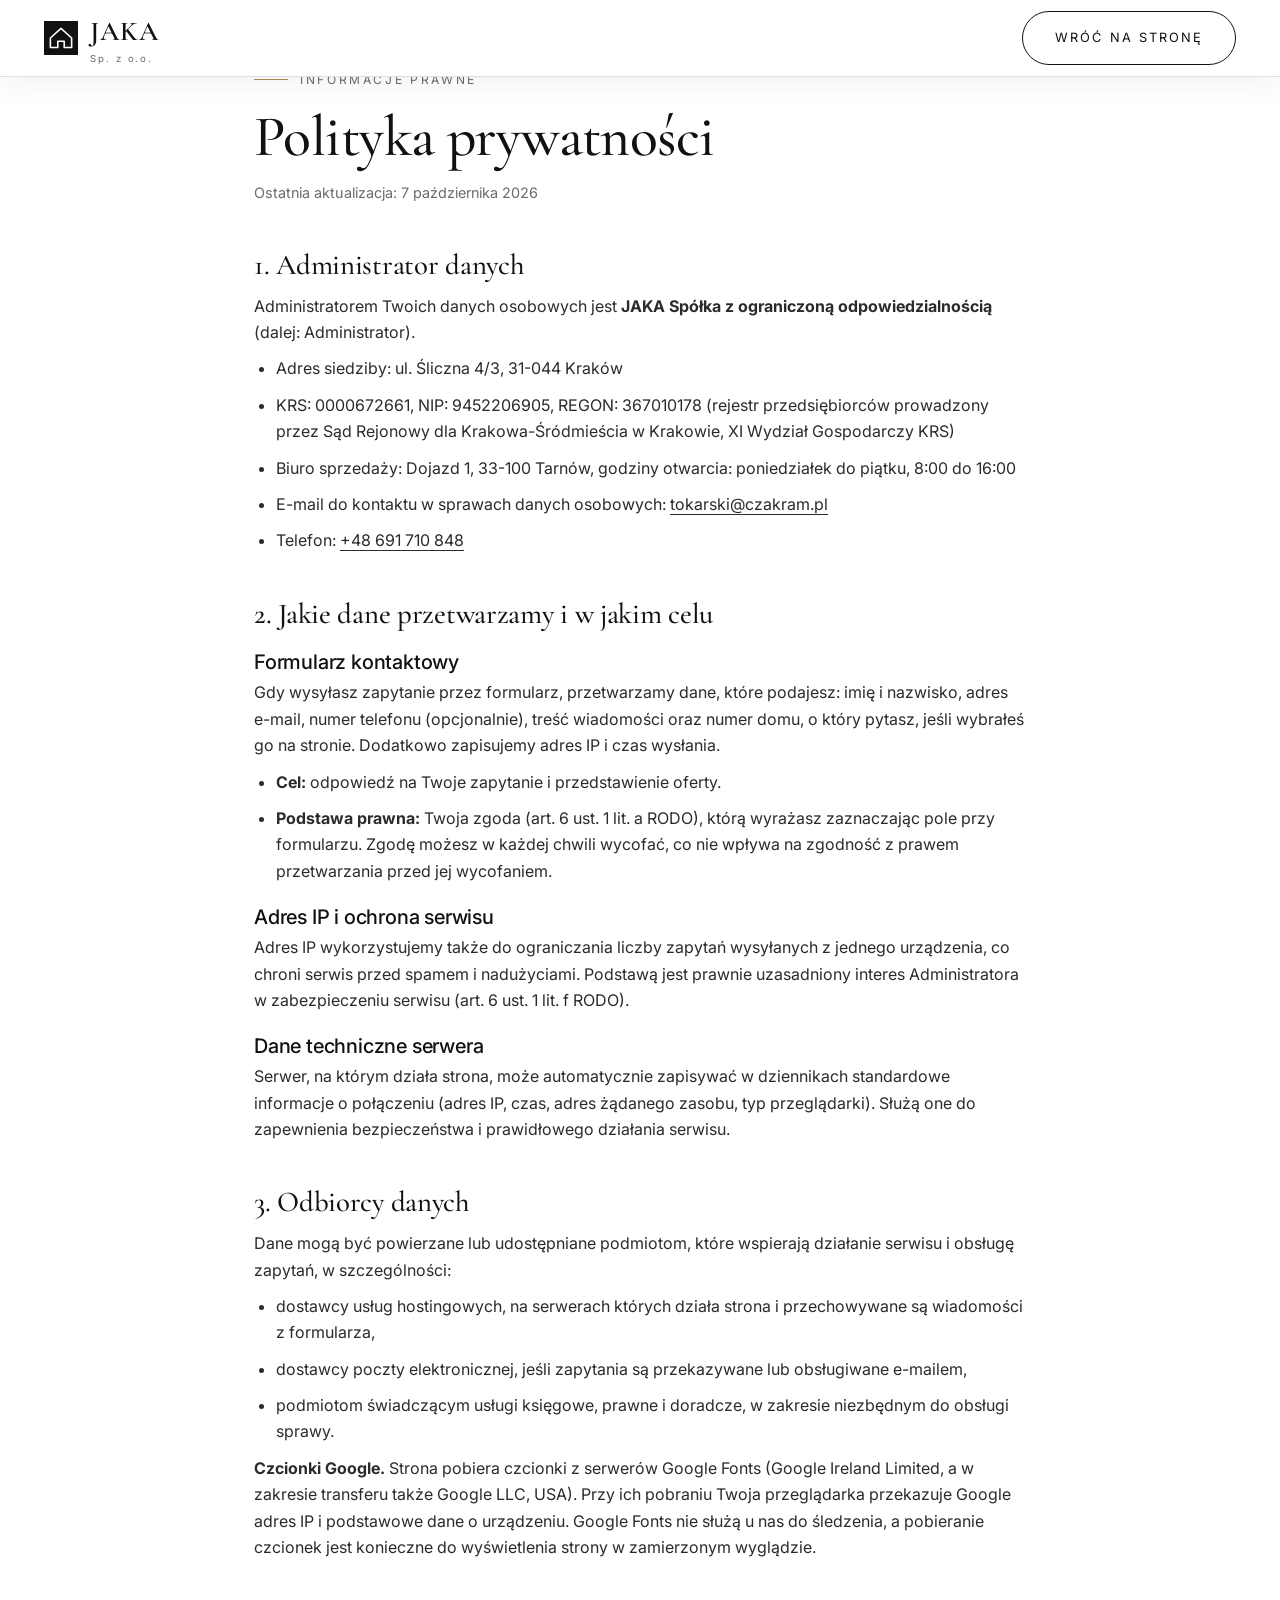
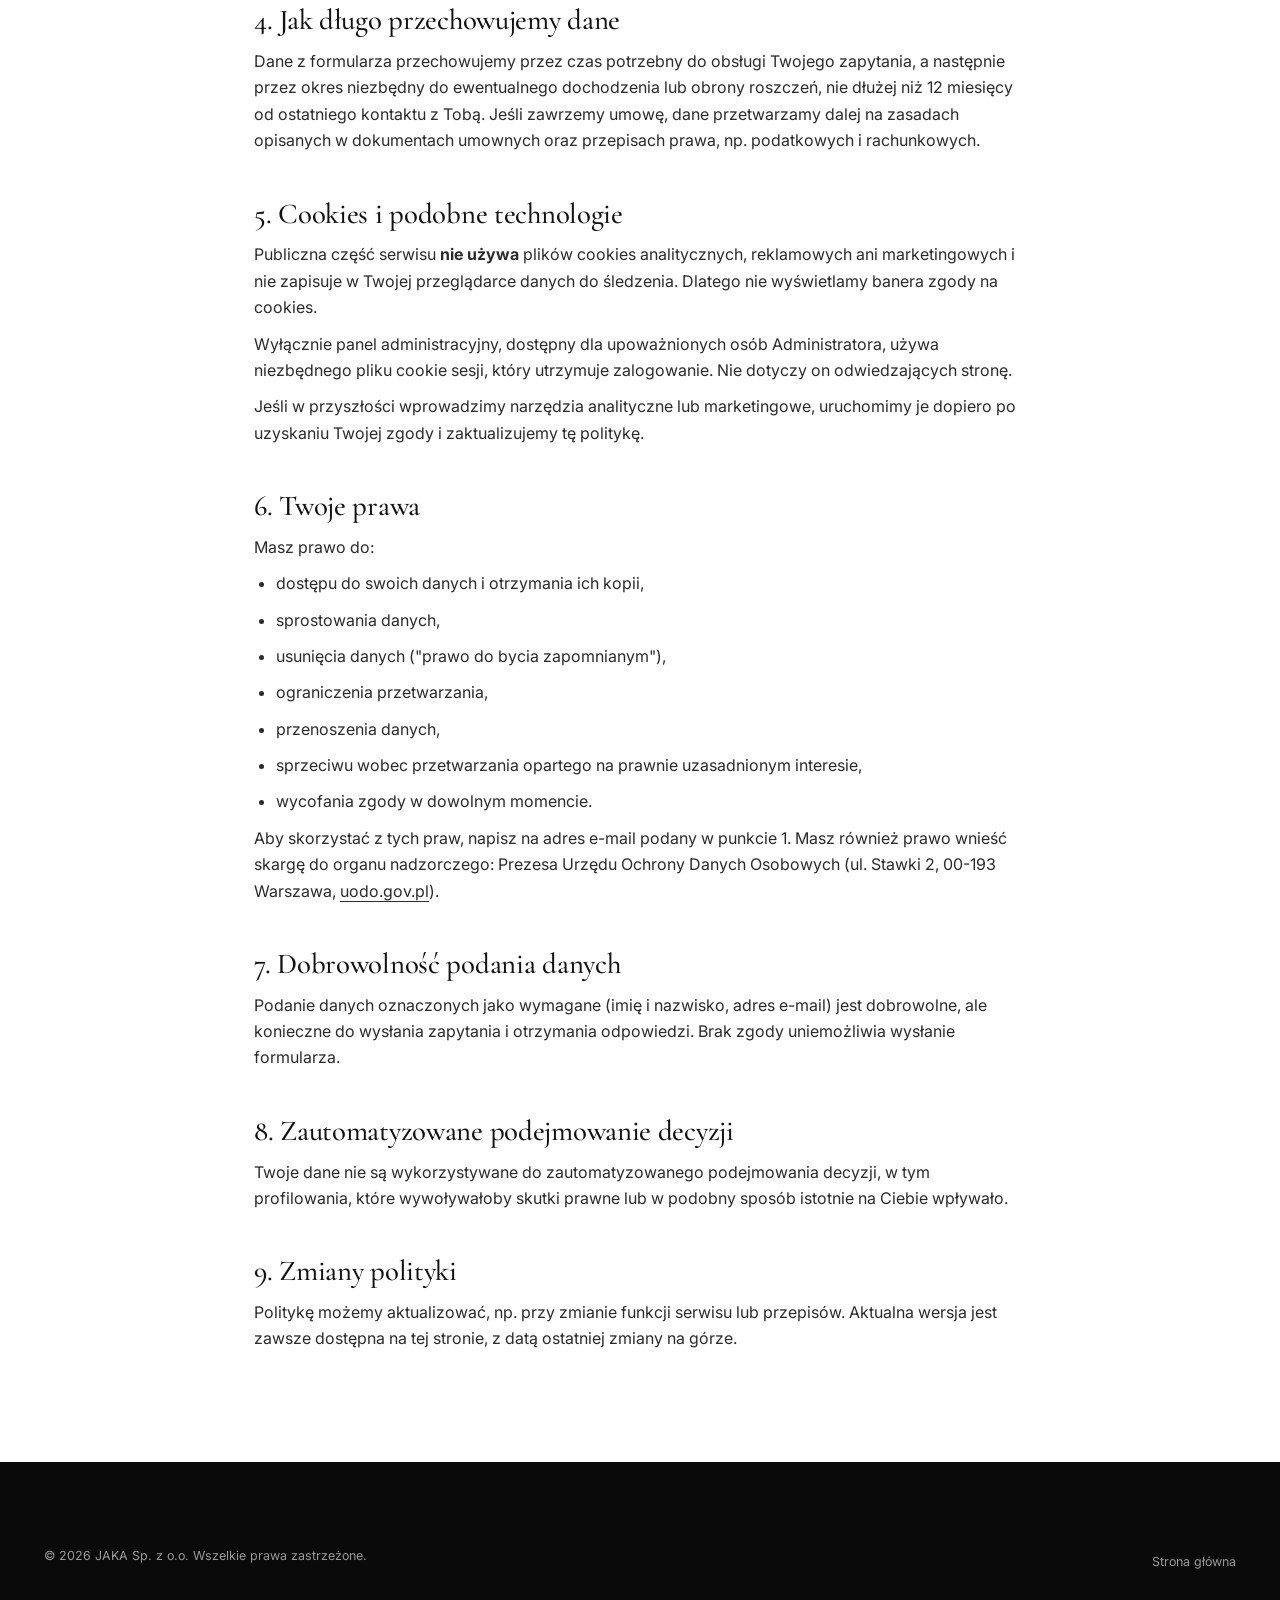
<file: polityka-prywatnosci.html>
<!doctype html>
<html lang="pl">
<head>
<meta charset="utf-8">
<meta name="viewport" content="width=device-width,initial-scale=1">
<title>Polityka prywatności | JAKA Sp. z o.o.</title>
<meta name="description" content="Polityka prywatności serwisu JAKA Sp. z o.o.: administrator danych, cele przetwarzania, cookies i prawa osób, których dane dotyczą.">
<meta name="robots" content="noindex,nofollow">
<link rel="icon" href="favicon.ico" sizes="any">
<link rel="icon" href="favicon.svg" type="image/svg+xml">
<link rel="apple-touch-icon" href="apple-touch-icon.png">
<link rel="preconnect" href="https://fonts.googleapis.com">
<link rel="preconnect" href="https://fonts.gstatic.com" crossorigin>
<link rel="stylesheet" href="https://fonts.googleapis.com/css2?family=Cormorant+Garamond:wght@500;600&family=Inter:wght@400;500&display=swap" media="print" onload="this.media='all'">
<noscript><link rel="stylesheet" href="https://fonts.googleapis.com/css2?family=Cormorant+Garamond:wght@500;600&family=Inter:wght@400;500&display=swap"></noscript>
<link rel="stylesheet" href="css/style.css">
</head>
<body>
<header class="site">
  <div class="wrap nav">
    <a class="logo" href="index.html" aria-label="JAKA Sp. z o.o. strona główna">
      <svg viewBox="0 0 64 64" aria-hidden="true"><rect width="64" height="64" fill="#111"/><path d="M12 32 32 14l20 18v18H38V38H26v12H12z" fill="none" stroke="#fff" stroke-width="3" stroke-linejoin="round"/></svg>
      <span>JAKA<small>Sp. z o.o.</small></span>
    </a>
    <a class="btn" href="index.html">Wróć na stronę</a>
  </div>
</header>

<main>
<section style="padding:70px 0 100px">
  <div class="wrap legal-page">
    <span class="eyebrow">Informacje prawne</span>
    <h1 style="font-size:clamp(2.2rem,5vw,3.6rem);margin-bottom:12px">Polityka prywatności</h1>
    <p class="upd">Ostatnia aktualizacja: 7 października 2026</p>

    <h2>1. Administrator danych</h2>
    <p>Administratorem Twoich danych osobowych jest <strong>JAKA Spółka z ograniczoną odpowiedzialnością</strong> (dalej: Administrator).</p>
    <ul>
      <li>Adres siedziby: ul. Śliczna 4/3, 31-044 Kraków</li>
      <li>KRS: 0000672661, NIP: 9452206905, REGON: 367010178 (rejestr przedsiębiorców prowadzony przez Sąd Rejonowy dla Krakowa-Śródmieścia w Krakowie, XI Wydział Gospodarczy KRS)</li>
      <li>Biuro sprzedaży: Dojazd 1, 33-100 Tarnów, godziny otwarcia: poniedziałek do piątku, 8:00 do 16:00</li>
      <li>E-mail do kontaktu w sprawach danych osobowych: <a href="mailto:tokarski@czakram.pl">tokarski@czakram.pl</a></li>
      <li>Telefon: <a href="tel:+48691710848">+48 691 710 848</a></li>
    </ul>

    <h2>2. Jakie dane przetwarzamy i w jakim celu</h2>
    <h3>Formularz kontaktowy</h3>
    <p>Gdy wysyłasz zapytanie przez formularz, przetwarzamy dane, które podajesz: imię i nazwisko, adres e-mail, numer telefonu (opcjonalnie), treść wiadomości oraz numer domu, o który pytasz, jeśli wybrałeś go na stronie. Dodatkowo zapisujemy adres IP i czas wysłania.</p>
    <ul>
      <li><strong>Cel:</strong> odpowiedź na Twoje zapytanie i przedstawienie oferty.</li>
      <li><strong>Podstawa prawna:</strong> Twoja zgoda (art. 6 ust. 1 lit. a RODO), którą wyrażasz zaznaczając pole przy formularzu. Zgodę możesz w każdej chwili wycofać, co nie wpływa na zgodność z prawem przetwarzania przed jej wycofaniem.</li>
    </ul>
    <h3>Adres IP i ochrona serwisu</h3>
    <p>Adres IP wykorzystujemy także do ograniczania liczby zapytań wysyłanych z jednego urządzenia, co chroni serwis przed spamem i nadużyciami. Podstawą jest prawnie uzasadniony interes Administratora w zabezpieczeniu serwisu (art. 6 ust. 1 lit. f RODO).</p>
    <h3>Dane techniczne serwera</h3>
    <p>Serwer, na którym działa strona, może automatycznie zapisywać w dziennikach standardowe informacje o połączeniu (adres IP, czas, adres żądanego zasobu, typ przeglądarki). Służą one do zapewnienia bezpieczeństwa i prawidłowego działania serwisu.</p>

    <h2>3. Odbiorcy danych</h2>
    <p>Dane mogą być powierzane lub udostępniane podmiotom, które wspierają działanie serwisu i obsługę zapytań, w szczególności:</p>
    <ul>
      <li>dostawcy usług hostingowych, na serwerach których działa strona i przechowywane są wiadomości z formularza,</li>
      <li>dostawcy poczty elektronicznej, jeśli zapytania są przekazywane lub obsługiwane e-mailem,</li>
      <li>podmiotom świadczącym usługi księgowe, prawne i doradcze, w zakresie niezbędnym do obsługi sprawy.</li>
    </ul>
    <p><strong>Czcionki Google.</strong> Strona pobiera czcionki z serwerów Google Fonts (Google Ireland Limited, a w zakresie transferu także Google LLC, USA). Przy ich pobraniu Twoja przeglądarka przekazuje Google adres IP i podstawowe dane o urządzeniu. Google Fonts nie służą u nas do śledzenia, a pobieranie czcionek jest konieczne do wyświetlenia strony w zamierzonym wyglądzie.</p>

    <h2>4. Jak długo przechowujemy dane</h2>
    <p>Dane z formularza przechowujemy przez czas potrzebny do obsługi Twojego zapytania, a następnie przez okres niezbędny do ewentualnego dochodzenia lub obrony roszczeń, nie dłużej niż 12 miesięcy od ostatniego kontaktu z Tobą. Jeśli zawrzemy umowę, dane przetwarzamy dalej na zasadach opisanych w dokumentach umownych oraz przepisach prawa, np. podatkowych i rachunkowych.</p>

    <h2 id="cookies">5. Cookies i podobne technologie</h2>
    <p>Publiczna część serwisu <strong>nie używa</strong> plików cookies analitycznych, reklamowych ani marketingowych i nie zapisuje w Twojej przeglądarce danych do śledzenia. Dlatego nie wyświetlamy banera zgody na cookies.</p>
    <p>Wyłącznie panel administracyjny, dostępny dla upoważnionych osób Administratora, używa niezbędnego pliku cookie sesji, który utrzymuje zalogowanie. Nie dotyczy on odwiedzających stronę.</p>
    <p>Jeśli w przyszłości wprowadzimy narzędzia analityczne lub marketingowe, uruchomimy je dopiero po uzyskaniu Twojej zgody i zaktualizujemy tę politykę.</p>

    <h2>6. Twoje prawa</h2>
    <p>Masz prawo do:</p>
    <ul>
      <li>dostępu do swoich danych i otrzymania ich kopii,</li>
      <li>sprostowania danych,</li>
      <li>usunięcia danych ("prawo do bycia zapomnianym"),</li>
      <li>ograniczenia przetwarzania,</li>
      <li>przenoszenia danych,</li>
      <li>sprzeciwu wobec przetwarzania opartego na prawnie uzasadnionym interesie,</li>
      <li>wycofania zgody w dowolnym momencie.</li>
    </ul>
    <p>Aby skorzystać z tych praw, napisz na adres e-mail podany w punkcie 1. Masz również prawo wnieść skargę do organu nadzorczego: Prezesa Urzędu Ochrony Danych Osobowych (ul. Stawki 2, 00-193 Warszawa, <a href="https://uodo.gov.pl" rel="noopener">uodo.gov.pl</a>).</p>

    <h2>7. Dobrowolność podania danych</h2>
    <p>Podanie danych oznaczonych jako wymagane (imię i nazwisko, adres e-mail) jest dobrowolne, ale konieczne do wysłania zapytania i otrzymania odpowiedzi. Brak zgody uniemożliwia wysłanie formularza.</p>

    <h2>8. Zautomatyzowane podejmowanie decyzji</h2>
    <p>Twoje dane nie są wykorzystywane do zautomatyzowanego podejmowania decyzji, w tym profilowania, które wywoływałoby skutki prawne lub w podobny sposób istotnie na Ciebie wpływało.</p>

    <h2>9. Zmiany polityki</h2>
    <p>Politykę możemy aktualizować, np. przy zmianie funkcji serwisu lub przepisów. Aktualna wersja jest zawsze dostępna na tej stronie, z datą ostatniej zmiany na górze.</p>
  </div>
</section>
</main>

<footer class="site">
  <div class="wrap">
    <div class="legal"><span>&copy; 2026 JAKA Sp. z o.o. Wszelkie prawa zastrzeżone.</span><span><a href="index.html">Strona główna</a></span></div>
  </div>
</footer>
</body>
</html>
</file>
<file: css/style.css>
:root{
  --bg:#ffffff;--bg-alt:#f4f3f1;--ink:#111111;--mute:#6b6b6b;--line:rgba(0,0,0,.12);
  --dark:#111111;--on-dark:#f4f3f1;--accent:#b08d57;
  --free:#2f7d4f;--res:#b8860b;--sold:#8a8a8a;
  --serif:"Cormorant Garamond",Georgia,serif;--sans:"Inter",system-ui,-apple-system,"Segoe UI",sans-serif;
  --w:1240px;
}
*{box-sizing:border-box;margin:0;padding:0}
html{scroll-behavior:smooth}
body{font-family:var(--sans);color:var(--ink);background:var(--bg);line-height:1.65;font-size:16px;-webkit-font-smoothing:antialiased}
img,svg{max-width:100%;display:block}
a{color:inherit;text-decoration:none}
.wrap{max-width:var(--w);margin:0 auto;padding:0 24px}
h1,h2,h3{font-family:var(--serif);font-weight:500;line-height:1.1;letter-spacing:-.01em}
h1{font-size:clamp(2.6rem,6vw,5rem)}
h2{font-size:clamp(2rem,4vw,3.2rem);margin-bottom:20px}
h3{font-size:1.6rem}
.eyebrow{font-size:.75rem;letter-spacing:.22em;text-transform:uppercase;color:var(--mute);margin-bottom:16px;display:block}
section{padding:110px 0}
.alt{background:var(--bg-alt)}
.dark{background:var(--dark);color:var(--on-dark)}
.dark .eyebrow{color:#9a9a9a}

.btn{display:inline-block;padding:15px 34px;border:1px solid var(--ink);font-size:.8rem;letter-spacing:.16em;text-transform:uppercase;transition:.25s;background:transparent;color:inherit;cursor:pointer;font-family:var(--sans)}
.btn:hover{background:var(--ink);color:#fff}
.btn.solid{background:var(--ink);color:#fff}
.btn.solid:hover{background:transparent;color:var(--ink)}
.btn.light{border-color:#fff;color:#fff}
.btn.light:hover{background:#fff;color:#111}

.devbar{background:#111;color:#cfcfcf;font-size:.75rem;text-align:center;padding:7px 12px;letter-spacing:.04em}

header.site{position:sticky;top:0;z-index:50;background:rgba(255,255,255,.94);backdrop-filter:blur(8px);border-bottom:1px solid var(--line)}
.nav{display:flex;align-items:center;justify-content:space-between;height:76px;gap:24px}
.logo{display:flex;align-items:center;gap:12px;font-family:var(--serif);font-size:1.7rem;font-weight:600;letter-spacing:.04em}
.logo svg{width:34px;height:34px}
.logo small{font-family:var(--sans);font-size:.6rem;letter-spacing:.2em;color:var(--mute);display:block;margin-top:-4px;font-weight:400}
nav.main ul{display:flex;gap:26px;list-style:none}
nav.main a{font-size:.78rem;letter-spacing:.14em;text-transform:uppercase;padding:6px 0;border-bottom:1px solid transparent;transition:.2s}
nav.main a:hover{border-color:var(--ink)}
.phone{font-size:.9rem;font-weight:500;white-space:nowrap}
.burger{display:none;background:none;border:0;width:40px;height:40px;cursor:pointer}
.burger span{display:block;height:2px;background:var(--ink);margin:7px 8px;transition:.25s}

.hero{position:relative;min-height:82vh;display:flex;align-items:flex-end;color:#fff;padding:0;background:#222}
.hero .bg{position:absolute;inset:0}
.hero .bg svg{width:100%;height:100%;object-fit:cover}
.hero::after{content:"";position:absolute;inset:0;background:linear-gradient(180deg,rgba(0,0,0,.15),rgba(0,0,0,.65))}
.hero .wrap{position:relative;z-index:2;padding-bottom:90px}
.hero p{max-width:560px;margin:22px 0 34px;font-size:1.1rem;color:#e6e6e6}

.two{display:grid;grid-template-columns:1fr 1fr;gap:80px;align-items:center}
.two p+p{margin-top:16px}
.ph{aspect-ratio:4/5;background:#d9d6d0;overflow:hidden}
.ph svg{width:100%;height:100%}
.cap{font-size:.75rem;color:var(--mute);margin-top:8px}

.stats{display:grid;grid-template-columns:repeat(4,1fr);gap:0;border-top:1px solid #333;border-bottom:1px solid #333}
.stat{padding:48px 24px;border-right:1px solid #333;text-align:center}
.stat:last-child{border-right:0}
.stat b{display:block;font-family:var(--serif);font-size:4rem;font-weight:500;line-height:1}
.stat span{font-size:.75rem;letter-spacing:.18em;text-transform:uppercase;color:#9a9a9a}

.filters{display:flex;flex-wrap:wrap;gap:12px;margin:30px 0 36px;align-items:center}
.filters select,.filters button{font:inherit;font-size:.85rem;padding:12px 16px;border:1px solid var(--line);background:#fff;color:var(--ink)}
.filters .chip{cursor:pointer;letter-spacing:.08em;text-transform:uppercase;font-size:.72rem}
.filters .chip.on{background:var(--ink);color:#fff;border-color:var(--ink)}
.cards{display:grid;grid-template-columns:repeat(3,1fr);gap:28px}
.card{background:#fff;border:1px solid var(--line);transition:.3s}
.card:hover{transform:translateY(-4px);box-shadow:0 18px 40px rgba(0,0,0,.08)}
.card .img{aspect-ratio:16/10;background:#d9d6d0;position:relative;overflow:hidden}
.card .img svg{width:100%;height:100%}
.badge{position:absolute;top:14px;left:14px;font-size:.68rem;letter-spacing:.14em;text-transform:uppercase;padding:5px 10px;color:#fff}
.badge.free{background:var(--free)}.badge.res{background:var(--res)}.badge.sold{background:var(--sold)}
.card .body{padding:24px}
.card h3{margin-bottom:6px}
.meta{display:flex;gap:18px;font-size:.85rem;color:var(--mute);margin:10px 0 16px;flex-wrap:wrap}
.price{font-family:var(--serif);font-size:1.7rem}
.card .row{display:flex;justify-content:space-between;align-items:center;margin-top:8px}
.card a.more{font-size:.75rem;letter-spacing:.14em;text-transform:uppercase;border-bottom:1px solid var(--ink)}
.empty{grid-column:1/-1;padding:40px;text-align:center;color:var(--mute)}

.trio{display:grid;grid-template-columns:repeat(3,1fr);gap:48px;margin-top:50px}
.trio .item{border-top:1px solid var(--ink);padding-top:22px}
.trio h3{margin-bottom:10px}
.trio p{color:var(--mute);font-size:.95rem}
.dark .trio .item{border-color:#555}.dark .trio p{color:#b5b5b5}

.map{aspect-ratio:16/9;background:#d9d6d0;display:flex;align-items:center;justify-content:center;color:var(--mute);font-size:.9rem;text-align:center;padding:20px}
.times{list-style:none;margin-top:24px}
.times li{display:flex;justify-content:space-between;padding:14px 0;border-bottom:1px solid var(--line)}

.gallery{display:grid;grid-template-columns:repeat(4,1fr);gap:14px;margin-top:40px}
.gallery .g{aspect-ratio:1;background:#d9d6d0;overflow:hidden}
.gallery .g:nth-child(1),.gallery .g:nth-child(6){grid-column:span 2;grid-row:span 2}
.gallery svg{width:100%;height:100%;transition:transform .6s}
.gallery .g:hover svg{transform:scale(1.06)}

.fin-grid{display:grid;grid-template-columns:1fr 1fr;gap:70px;align-items:start}
.calc label{display:block;font-size:.75rem;letter-spacing:.14em;text-transform:uppercase;color:var(--mute);margin:20px 0 6px}
.calc input[type=number],.calc input[type=range]{width:100%}
.calc input[type=number]{padding:12px;border:1px solid var(--line);font:inherit}
.calc .out{margin-top:30px;padding:28px;background:var(--dark);color:#fff}
.calc .out b{display:block;font-family:var(--serif);font-size:2.6rem;font-weight:500}
.calc small{color:#a8a8a8;font-size:.78rem;display:block;margin-top:8px;line-height:1.5}

form.contact{display:grid;gap:14px}
form.contact input,form.contact textarea,form.contact select{font:inherit;padding:14px 16px;border:1px solid #444;background:transparent;color:#fff;width:100%}
form.contact input::placeholder,form.contact textarea::placeholder{color:#8f8f8f}
form.contact select option{color:#111}
form.contact label.chk{display:flex;gap:10px;font-size:.78rem;color:#b5b5b5;line-height:1.5;align-items:flex-start}
form.contact label.chk input{width:auto;margin-top:3px}
.hp{position:absolute;left:-9999px;opacity:0;height:0;width:0}
.msg{padding:14px;border:1px solid #3d7a55;color:#9ee0b6;display:none;font-size:.9rem}
.contact-info p{margin-bottom:14px;color:#cfcfcf}
.contact-info b{color:#fff;font-weight:500}

footer.site{background:#0a0a0a;color:#9a9a9a;padding:60px 0 30px;font-size:.85rem}
.foot{display:grid;grid-template-columns:2fr 1fr 1fr;gap:40px;padding-bottom:36px;border-bottom:1px solid #222}
.foot h4{color:#fff;font-size:.72rem;letter-spacing:.2em;text-transform:uppercase;margin-bottom:14px;font-weight:500}
.foot ul{list-style:none}.foot li{margin-bottom:8px}
.foot a:hover{color:#fff}
.legal{padding-top:24px;display:flex;justify-content:space-between;gap:16px;flex-wrap:wrap;font-size:.78rem}

.reveal{opacity:0;transform:translateY(24px);transition:opacity .7s ease,transform .7s ease}
.reveal.in-view{opacity:1;transform:none}
@media (prefers-reduced-motion:reduce){.reveal{opacity:1;transform:none;transition:none}html{scroll-behavior:auto}}

@media(max-width:1020px){
  .burger{display:block}
  nav.main{position:absolute;top:76px;left:0;right:0;background:#fff;border-bottom:1px solid var(--line);display:none;padding:12px 24px 24px}
  nav.main.open{display:block}
  nav.main ul{flex-direction:column;gap:6px}
  nav.main a{display:block;padding:10px 0}
  .phone{display:none}
  .two,.fin-grid{grid-template-columns:1fr;gap:40px}
  .cards{grid-template-columns:1fr 1fr}
  .stats{grid-template-columns:1fr 1fr}.stat:nth-child(2){border-right:0}.stat:nth-child(-n+2){border-bottom:1px solid #333}
  .trio{grid-template-columns:1fr;gap:28px}
  .gallery{grid-template-columns:1fr 1fr}
  .foot{grid-template-columns:1fr}
  section{padding:76px 0}
}
@media(max-width:620px){.cards{grid-template-columns:1fr}.stat b{font-size:3rem}}

/* pokaz zdjęć */
.gallery .g{border:0;padding:0;cursor:zoom-in;display:block;width:100%}
.gallery .g:focus-visible{outline:2px solid var(--ink);outline-offset:3px}
.lb{position:fixed;inset:0;z-index:100;background:rgba(10,10,10,.96);color:#fff;display:grid;grid-template-columns:70px 1fr 70px;grid-template-rows:60px 1fr 90px}
.lb[hidden]{display:none}
.lb-top{grid-column:1/-1;display:flex;justify-content:space-between;align-items:center;padding:0 24px;font-size:.8rem;letter-spacing:.14em;text-transform:uppercase}
.lb-top button,.lb-nav{background:none;border:0;color:#fff;cursor:pointer;font:inherit}
.lb-top button{padding:10px 14px;letter-spacing:.14em;text-transform:uppercase;font-size:.75rem}
.lb-top button:hover,.lb-nav:hover{opacity:.7}
.lb-nav{font-size:3rem;line-height:1}
.lb-stage{margin:0;min-height:0;display:flex;flex-direction:column;align-items:center;justify-content:center;gap:12px;touch-action:pan-y}
#lb-img{flex:1;min-height:0;width:100%;display:flex;align-items:center;justify-content:center}
#lb-img svg,#lb-img img{max-width:100%;max-height:100%;width:auto;height:100%;aspect-ratio:3/2;object-fit:contain;animation:lbfade .5s ease}
@keyframes lbfade{from{opacity:0}to{opacity:1}}
#lb-cap{font-size:.85rem;color:#bdbdbd;text-align:center;padding-bottom:4px}
.lb-thumbs{grid-column:1/-1;display:flex;gap:8px;justify-content:center;align-items:center;padding:10px;overflow-x:auto}
.lb-thumbs button{flex:0 0 auto;width:96px;height:64px;border:2px solid transparent;padding:0;background:#222;cursor:pointer;opacity:.55;overflow:hidden}
.lb-thumbs button.on{border-color:#fff;opacity:1}
.lb-thumbs svg,.lb-thumbs img{width:100%;height:100%;object-fit:cover}
body.lb-open{overflow:hidden}
@media(max-width:700px){.lb{grid-template-columns:44px 1fr 44px;grid-template-rows:56px 1fr 80px}.lb-nav{font-size:2.2rem}.lb-thumbs button{width:72px;height:48px}}
@media (prefers-reduced-motion:reduce){#lb-img svg,#lb-img img{animation:none}}

/* hero ze zdjęciem */
.hero .bg picture,.hero .bg img{display:block;width:100%;height:100%}
.hero .bg img{object-fit:cover;object-position:center 55%}
.hero::after{background:linear-gradient(180deg,rgba(0,0,0,.05) 30%,rgba(0,0,0,.7))}
.hero-cap{position:absolute;right:24px;bottom:16px;z-index:2;font-size:.7rem;letter-spacing:.12em;text-transform:uppercase;color:rgba(255,255,255,.75)}

/* czytelność tekstu na zdjęciu hero */
.hero::after{background:linear-gradient(90deg,rgba(0,0,0,.5),rgba(0,0,0,0) 70%),linear-gradient(180deg,rgba(0,0,0,.05) 30%,rgba(0,0,0,.65))}

/* zdjęcia w sekcjach i galerii */
.ph img{width:100%;height:100%;object-fit:cover}
.ph.wide{aspect-ratio:3/2}
.gallery{grid-template-columns:repeat(auto-fill,minmax(260px,1fr))}
.gallery .g{aspect-ratio:3/2}
.gallery .g:nth-child(1),.gallery .g:nth-child(6){grid-column:auto;grid-row:auto}
.gallery img{width:100%;height:100%;object-fit:cover;transition:transform .6s}
.gallery .g:hover img{transform:scale(1.06)}

/* strona prawna */
.legal-page{max-width:820px}
.legal-page h2{font-size:1.8rem;margin:44px 0 12px}
.legal-page h3{font-size:1.25rem;font-family:var(--sans);font-weight:500;margin:22px 0 6px}
.legal-page p,.legal-page li{color:#2b2b2b;margin-bottom:10px}
.legal-page ul{padding-left:22px;margin-bottom:10px}
.legal-page a{border-bottom:1px solid currentColor}
.legal-page .upd{color:var(--mute);font-size:.9rem}
mark{background:#fff3b0;color:#111;padding:0 4px}
footer.site .legal a:hover{color:#fff}

/* ===== NOWOCZESNY WYGLĄD (nadpisuje wcześniejsze reguły) ===== */
:root{--r:20px;--gold:#b08d57;--shadow:0 20px 50px rgba(17,17,17,.10)}
.btn{border-radius:999px;padding:15px 32px;transition:.3s cubic-bezier(.2,.7,.2,1)}
.btn.pill{padding:16px 34px}
.btn.ghost-light{border-color:rgba(255,255,255,.55);color:#fff;background:rgba(255,255,255,.08);backdrop-filter:blur(8px)}
.btn.ghost-light:hover{background:#fff;color:#111}
.btn.light{background:#fff;color:#111;border-color:#fff}
.btn.light:hover{background:transparent;color:#fff}
.eyebrow{display:flex;align-items:center;gap:12px}
.eyebrow::before{content:"";width:34px;height:1px;background:var(--gold)}
.alt{background:linear-gradient(180deg,#f6f5f3,#efede9)}
.ph{border-radius:var(--r);box-shadow:var(--shadow)}
.ph img{transition:transform 1.2s cubic-bezier(.2,.7,.2,1)}
.ph:hover img{transform:scale(1.04)}
.card{border-radius:var(--r);overflow:hidden;border-color:transparent;box-shadow:0 4px 24px rgba(17,17,17,.06)}
.card:hover{transform:translateY(-6px);box-shadow:var(--shadow)}
.badge{border-radius:999px;padding:5px 12px;backdrop-filter:blur(6px)}
.filters select,.filters button{border-radius:999px;padding:12px 20px}
.gallery .g{border-radius:16px}
.calc .out{border-radius:var(--r)}
.calc input[type=number]{border-radius:12px}
form.contact input,form.contact textarea,form.contact select{border-radius:14px}
.stats{gap:16px;border:0}
.stat{background:#1a1a1a;border:1px solid #2a2a2a;border-radius:var(--r);padding:40px 20px}
.stat:last-child{border-right:1px solid #2a2a2a}
.dark .stats{padding:34px 0}
.stat b{background:linear-gradient(180deg,#fff,#b9b3a8);-webkit-background-clip:text;background-clip:text;color:transparent}
.trio .item{border-top-color:var(--gold)}
.reveal{filter:blur(6px);transition:opacity .9s ease,transform .9s cubic-bezier(.2,.7,.2,1),filter .9s ease}
.reveal.in-view{filter:none}
.cards .card:nth-child(3n+2){transition-delay:.06s}
.cards .card:nth-child(3n){transition-delay:.12s}

/* nagłówek przezroczysty nad hero */
header.site{margin-bottom:-77px;transition:background .35s,border-color .35s,box-shadow .35s}
header.site.over{background:transparent;backdrop-filter:none;border-bottom-color:transparent}
header.site.over .logo,header.site.over nav.main a,header.site.over .phone{color:#fff}
header.site.over .logo small{color:rgba(255,255,255,.7)}
header.site.over nav.main a:hover{border-color:#fff}
header.site.over .burger span{background:#fff}
header.site:not(.over){box-shadow:0 6px 30px rgba(0,0,0,.06)}

/* HERO */
.hero{min-height:calc(100svh - 30px);align-items:center;padding:77px 0 0;overflow:hidden;background:#111}
.hero::after{display:none}
.slides{position:absolute;inset:-13% 0;transform:translate3d(0,var(--py,0),0);will-change:transform}
.slide{position:absolute;inset:0;opacity:0;transition:opacity 1.6s ease}
.slide.on{opacity:1}
.slide img{width:100%;height:100%;object-fit:cover;object-position:center 55%;transform:scale(1);transition:transform 12s linear}
.slide.on img{transform:scale(1.12)}
.slide picture{display:block;width:100%;height:100%}
.hero-shade{position:absolute;inset:0;background:linear-gradient(90deg,rgba(8,8,8,.68) 0%,rgba(8,8,8,.25) 55%,rgba(8,8,8,.05) 100%),linear-gradient(180deg,rgba(8,8,8,.45) 0%,rgba(8,8,8,0) 25%,rgba(8,8,8,0) 60%,rgba(8,8,8,.6) 100%)}
.hero-inner{position:relative;z-index:2;padding-bottom:40px}
.hero-kicker{display:inline-block;font-size:.72rem;letter-spacing:.24em;text-transform:uppercase;padding:8px 16px;border:1px solid rgba(255,255,255,.35);border-radius:999px;background:rgba(255,255,255,.08);backdrop-filter:blur(8px);margin-bottom:26px;animation:rise .9s .1s both cubic-bezier(.2,.7,.2,1)}
.hero h1{font-size:clamp(3rem,7.4vw,6.4rem);line-height:1.02;text-shadow:0 2px 30px rgba(0,0,0,.25)}
.hero h1 .ln{display:inline-block;overflow:hidden;padding-bottom:.12em;vertical-align:top}
.hero h1 .w{display:inline-block;animation:wordUp 1s calc(.25s + var(--i)*.12s) both cubic-bezier(.2,.8,.2,1)}
.hero p{animation:rise .9s .9s both cubic-bezier(.2,.7,.2,1)}
.hero-cta{display:flex;gap:14px;flex-wrap:wrap;animation:rise .9s 1.1s both cubic-bezier(.2,.7,.2,1)}
.hero-card{position:absolute;right:max(24px,calc((100vw - 1240px)/2 + 24px));bottom:110px;z-index:3;width:250px;padding:24px;color:#fff;border-radius:var(--r);background:rgba(255,255,255,.12);border:1px solid rgba(255,255,255,.28);backdrop-filter:blur(16px) saturate(140%);-webkit-backdrop-filter:blur(16px) saturate(140%);animation:rise 1s 1.4s both cubic-bezier(.2,.7,.2,1)}
.hero-card[hidden]{display:none}
.hero-card .hc-label{display:block;font-size:.68rem;letter-spacing:.2em;text-transform:uppercase;color:rgba(255,255,255,.8)}
.hero-card b{display:block;font-family:var(--serif);font-weight:500;font-size:4rem;line-height:1.05}
.hero-card .hc-sub{display:block;font-size:.85rem;color:rgba(255,255,255,.85);margin-bottom:12px}
.hero-card a{font-size:.75rem;letter-spacing:.12em;text-transform:uppercase;border-bottom:1px solid rgba(255,255,255,.6)}
.hero-dots{position:absolute;left:50%;bottom:34px;transform:translateX(-50%);z-index:3;display:flex;gap:10px}
.hero-dots button{width:34px;height:3px;border:0;border-radius:3px;background:rgba(255,255,255,.35);cursor:pointer;padding:0;position:relative;overflow:hidden}
.hero-dots button.on::after{content:"";position:absolute;inset:0;background:#fff;transform-origin:left;animation:prog 6.5s linear forwards}
.scroll-ind{position:absolute;left:max(24px,calc((100vw - 1240px)/2 + 24px));bottom:28px;z-index:3;width:26px;height:42px;border:1.5px solid rgba(255,255,255,.7);border-radius:14px}
.scroll-ind i{position:absolute;left:50%;top:8px;width:3px;height:8px;margin-left:-1.5px;background:#fff;border-radius:2px;animation:wheel 1.8s infinite}
.hero-cap{right:24px;bottom:16px;z-index:3}
@keyframes wordUp{from{transform:translateY(110%) rotate(2deg)}to{transform:none}}
@keyframes rise{from{opacity:0;transform:translateY(22px)}to{opacity:1;transform:none}}
@keyframes prog{from{transform:scaleX(0)}to{transform:scaleX(1)}}
@keyframes wheel{0%{opacity:0;transform:translateY(0)}30%{opacity:1}100%{opacity:0;transform:translateY(14px)}}
@media(max-width:1020px){.hero-card{display:none}.scroll-ind{display:none}.hero-cap{display:none}}
@media(max-width:620px){.hero h1{font-size:clamp(2.6rem,13vw,3.6rem)}.hero-dots{bottom:22px}}
@media (prefers-reduced-motion:reduce){
  .hero h1 .w,.hero p,.hero-cta,.hero-kicker,.hero-card{animation:none}
  .slide img,.slide.on img{transition:none;transform:none}.slide{transition:none}
  .reveal{filter:none}.scroll-ind i{animation:none}.hero-dots button.on::after{animation:none;transform:none}
}
.hero .hero-inner{width:100%}
.hero-card b,.stat b,.price{font-variant-numeric:lining-nums;font-feature-settings:"lnum" 1}

/* ===== SEKCJA DOMY ===== */
.avail{margin:26px 0 8px}
.avail-bar{display:flex;height:12px;border-radius:999px;overflow:hidden;background:#e4e1dc;gap:3px}
.avail-bar span{display:block;width:0;transition:width 1.4s cubic-bezier(.2,.7,.2,1)}
.avail-bar .seg-free{background:var(--free)}.avail-bar .seg-res{background:var(--res)}.avail-bar .seg-sold{background:var(--sold)}
.avail-legend{display:flex;gap:26px;flex-wrap:wrap;list-style:none;margin-top:12px;font-size:.88rem;color:var(--mute)}
.avail-legend b{color:var(--ink);font-size:1rem}
.dot{display:inline-block;width:9px;height:9px;border-radius:50%;margin-right:8px}
.dot.free{background:var(--free)}.dot.res{background:var(--res)}.dot.sold{background:var(--sold)}

.filters{margin:26px 0 34px;gap:12px 14px}
.seg{display:inline-flex;background:#fff;border:1px solid var(--line);border-radius:999px;padding:4px;flex-wrap:wrap}
.seg button{border:0;background:transparent;font:inherit;font-size:.82rem;letter-spacing:.06em;padding:9px 18px;border-radius:999px;cursor:pointer;color:var(--mute);transition:.25s}
.seg button i{font-style:normal;font-size:.72rem;margin-left:4px;opacity:.7}
.seg button:hover{color:var(--ink)}
.seg button.on{background:var(--ink);color:#fff}
.filters .chip.on{background:var(--ink);color:#fff;border-color:var(--ink)}
.f-count{margin-left:auto;font-size:.85rem;color:var(--mute)}

.hcard{cursor:pointer;outline-offset:3px}
.hcard:focus-visible{outline:2px solid var(--ink)}
.hcard .img{aspect-ratio:16/10;overflow:hidden;background:#d9d6d0}
.hcard .img img{width:100%;height:100%;object-fit:cover;transition:transform 1s cubic-bezier(.2,.7,.2,1)}
.hcard:hover .img img{transform:scale(1.08)}
.hcard .peek{position:absolute;left:0;right:0;bottom:0;padding:34px 16px 14px;text-align:center;color:#fff;font-size:.72rem;letter-spacing:.18em;text-transform:uppercase;background:linear-gradient(0deg,rgba(0,0,0,.6),transparent);opacity:0;transform:translateY(10px);transition:.35s}
.hcard:hover .peek,.hcard:focus-visible .peek{opacity:1;transform:none}
.hcard .ctype{font-size:.72rem;letter-spacing:.18em;text-transform:uppercase;color:var(--gold)}
.hcard h3{margin:2px 0 8px;font-size:1.9rem}
.hcard .meta b{color:var(--ink);font-weight:500}
.hcard .row{padding-top:14px;border-top:1px solid var(--line);margin-top:6px}
.hcard .price{font-size:1.35rem}
.ask{font:inherit;font-size:.72rem;letter-spacing:.14em;text-transform:uppercase;background:none;border:1px solid var(--ink);border-radius:999px;padding:8px 16px;cursor:pointer;transition:.25s;color:var(--ink)}
.ask:hover{background:var(--ink);color:#fff}
.badge{display:inline-flex;align-items:center;gap:7px}
.badge.free::before{content:"";width:7px;height:7px;border-radius:50%;background:#fff;animation:pulse 1.8s infinite}
.hcard.enter{animation:cardIn .7s var(--d,0ms) both cubic-bezier(.2,.7,.2,1)}
@keyframes cardIn{from{opacity:0;transform:translateY(26px) scale(.97)}to{opacity:1;transform:none}}
@keyframes pulse{0%{box-shadow:0 0 0 0 rgba(255,255,255,.8)}70%{box-shadow:0 0 0 8px rgba(255,255,255,0)}100%{box-shadow:0 0 0 0 rgba(255,255,255,0)}}
.empty .sm-btn{margin-top:16px;font-size:.75rem;padding:11px 24px}

/* okno szczegółów */
.hm{position:fixed;inset:0;z-index:90;background:rgba(10,10,10,.6);backdrop-filter:blur(8px);display:flex;align-items:center;justify-content:center;padding:20px;animation:fade .3s}
.hm[hidden]{display:none}
.hm-card{position:relative;background:#fff;border-radius:24px;overflow:hidden;display:grid;grid-template-columns:1.1fr 1fr;max-width:1000px;width:100%;max-height:92vh;box-shadow:0 40px 100px rgba(0,0,0,.4);animation:pop .45s cubic-bezier(.2,.8,.2,1)}
.hm-img{position:relative;min-height:340px;background:#d9d6d0}
.hm-img img{position:absolute;inset:0;width:100%;height:100%;object-fit:cover}
.hm-body{padding:40px 38px;overflow:auto}
.hm-body h3{font-size:3rem;margin:4px 0 20px}
.hm-specs{display:grid;grid-template-columns:1fr 1fr;gap:1px;background:var(--line);border:1px solid var(--line);border-radius:14px;overflow:hidden}
.hm-specs div{background:#fff;padding:14px 16px}
.hm-specs dt{font-size:.68rem;letter-spacing:.16em;text-transform:uppercase;color:var(--mute)}
.hm-specs dd{font-family:var(--serif);font-size:1.6rem;line-height:1.2;margin-top:2px;font-variant-numeric:lining-nums}
.hm-price{font-family:var(--serif);font-size:2.2rem;margin:24px 0 6px}
.hm-note{font-size:.78rem;color:var(--mute);margin-bottom:22px}
.hm-nav{display:flex;justify-content:space-between;align-items:center;margin-top:26px;padding-top:18px;border-top:1px solid var(--line);font-size:.82rem;color:var(--mute)}
.hm-nav button{background:none;border:0;font:inherit;color:var(--ink);cursor:pointer;padding:6px 0}
.hm-nav button:hover{opacity:.6}
.hm-close{position:absolute;top:14px;right:14px;z-index:2;width:42px;height:42px;border-radius:50%;border:0;background:rgba(255,255,255,.92);font-size:1.7rem;line-height:1;cursor:pointer;box-shadow:0 4px 16px rgba(0,0,0,.2)}
.hm-close:hover{background:#fff;transform:rotate(90deg)}
.hm-close{transition:.3s}
@keyframes fade{from{opacity:0}to{opacity:1}}
@keyframes pop{from{opacity:0;transform:translateY(30px) scale(.96)}to{opacity:1;transform:none}}
@media(max-width:820px){
  .hm-card{grid-template-columns:1fr;overflow:auto}
  .hm-img{min-height:0;aspect-ratio:16/10}
  .hm-body{padding:26px 22px;overflow:visible}
  .hm-body h3{font-size:2.4rem}
  .f-count{margin-left:0;width:100%}
}
@media (prefers-reduced-motion:reduce){.hcard.enter,.badge.free::before,.hm,.hm-card{animation:none}.avail-bar span{transition:none}.hcard:hover .img img{transform:none}}
.hcard h3,.hm-body h3,.hm-price{font-variant-numeric:lining-nums;font-feature-settings:"lnum" 1}
.gallery{grid-template-columns:repeat(3,1fr);gap:16px}
@media(max-width:1020px){.gallery{grid-template-columns:repeat(2,1fr)}}
@media(max-width:520px){.gallery{grid-template-columns:1fr}}

/* ===== POPRAWKI MOBILE ===== */
.calc input[type=range]{accent-color:#111;height:28px;cursor:pointer}
input[type=checkbox]{accent-color:#111}
form.contact label.chk input{width:20px;height:20px;flex:0 0 20px;margin-top:1px}
.hero-dots button{overflow:visible}
.hero-dots button::before{content:"";position:absolute;inset:-16px -5px}
.hero-dots button.on::after{border-radius:3px}
.foot a{display:inline-block;padding:7px 0}
.legal a{display:inline-block;padding:6px 0}
@media(max-width:700px){
  .seg{display:flex;width:100%;overflow-x:auto;flex-wrap:nowrap;scrollbar-width:none;border-radius:999px}
  .seg::-webkit-scrollbar{display:none}
  .seg button{white-space:nowrap;flex:0 0 auto;padding:12px 18px}
  .filters select,.filters .chip{min-height:46px}
  .filters select{flex:1 1 40%}
  .ask{padding:11px 18px}
  .hm-nav button{padding:12px 4px}
  .lb-top button{padding:14px 16px}
  nav.main a{padding:14px 0}
}

/* sekcja Inwestor: karta z danymi spółki */
.facts{background:#f6f5f3;border-radius:var(--r,20px);padding:10px 30px;box-shadow:0 20px 50px rgba(17,17,17,.06)}
.facts div{display:flex;justify-content:space-between;align-items:baseline;gap:24px;padding:18px 0;border-bottom:1px solid var(--line)}
.facts div:last-child{border-bottom:0}
.facts dt{font-size:.72rem;letter-spacing:.16em;text-transform:uppercase;color:var(--mute);flex:0 0 auto}
.facts dd{font-family:var(--serif);font-size:1.4rem;line-height:1.25;text-align:right;font-variant-numeric:lining-nums}
@media(max-width:620px){.facts{padding:6px 20px}.facts div{flex-direction:column;gap:4px}.facts dd{text-align:left}}

/* hero: mniejsze przybliżenie i paralaksa, żeby cały dom był widoczny */
.slides{inset:-7% 0}
.slide.on img{transform:scale(1.05)}


/* ===== SEKCJA PROJEKT ===== */
#projekt .lead{max-width:680px;color:var(--mute);margin-bottom:40px}
.pj-tiles{display:grid;grid-template-columns:repeat(3,1fr);gap:16px;margin-bottom:64px}
.pj-tile{background:#f6f5f3;border-radius:var(--r,20px);padding:28px 28px 24px}
.pj-tile b{display:block;font-family:var(--serif);font-weight:500;font-size:3rem;line-height:1.05;font-variant-numeric:lining-nums;font-feature-settings:"lnum" 1}
.pj-tile b small{font-size:1.3rem;margin-left:6px;color:var(--mute)}
.pj-tile span{display:block;font-size:.72rem;letter-spacing:.14em;text-transform:uppercase;color:var(--mute);margin-top:10px}
.pj-tile em{display:block;font-style:normal;font-size:.9rem;color:var(--mute);margin-top:4px}
.pj-split{display:grid;grid-template-columns:1fr 1.1fr;gap:72px;align-items:start}
.pj-split h3{margin-bottom:6px}
.pj-sub{color:var(--mute);font-size:.92rem;margin-bottom:22px}
.stack{display:flex;height:24px;border-radius:999px;overflow:hidden;gap:3px;background:#e9e6e1}
.stack i{display:block;height:100%;width:0;transition:width 1.5s cubic-bezier(.2,.7,.2,1)}
.reveal.in-view .stack i{width:var(--w)}
.legend{list-style:none;margin-top:22px;display:grid;gap:12px}
.legend li{display:flex;align-items:center;gap:12px;font-size:.98rem}
.legend b{margin-left:auto;font-weight:500;font-variant-numeric:lining-nums}
.legend small{color:var(--mute);font-weight:400;font-size:.85rem}
.sw{display:inline-block;width:12px;height:12px;border-radius:3px;flex:0 0 12px}
.pj-extra{display:grid;grid-template-columns:1fr 1fr;gap:12px;margin-top:28px}
.pj-extra div{border:1px solid var(--line);border-radius:14px;padding:14px 18px}
.pj-extra span{display:block;font-size:.7rem;letter-spacing:.14em;text-transform:uppercase;color:var(--mute)}
.pj-extra b{font-family:var(--serif);font-size:1.5rem;font-weight:500;font-variant-numeric:lining-nums}
.rg{margin-top:22px}
.rg h4{display:flex;align-items:center;gap:10px;font-family:var(--sans);font-weight:500;font-size:.78rem;letter-spacing:.14em;text-transform:uppercase;color:var(--mute);margin-bottom:6px}
.room{display:grid;grid-template-columns:150px 1fr 82px;gap:14px;align-items:center;padding:7px 0;font-size:.95rem}
.room .bar{height:8px;background:#ece9e4;border-radius:8px;overflow:hidden}
.room .bar i{display:block;height:100%;width:0;border-radius:8px;background:var(--c);transition:width 1.3s cubic-bezier(.2,.7,.2,1)}
.reveal.in-view .room .bar i{width:var(--w)}
.room .v{text-align:right;font-variant-numeric:lining-nums}
@media(max-width:1020px){.pj-tiles{grid-template-columns:1fr 1fr}.pj-split{grid-template-columns:1fr;gap:48px}}
@media(max-width:520px){.pj-tiles{grid-template-columns:1fr}.pj-tile b{font-size:2.6rem}.room{grid-template-columns:110px 1fr 74px;gap:10px;font-size:.9rem}}
@media (prefers-reduced-motion:reduce){.stack i,.room .bar i{transition:none}}

.logo svg{flex:0 0 34px;width:34px;height:34px}
.logo{flex:0 0 auto}
nav.main ul{gap:22px}
@media(min-width:1021px) and (max-width:1250px){nav.main ul{gap:16px}nav.main a{letter-spacing:.1em}.phone{display:none}}
.pj-split>div:first-child{position:sticky;top:110px}
@media(max-width:1020px){.pj-split>div:first-child{position:static}}

.times li{gap:24px}
.times li span:last-child{text-align:right}
@media(max-width:520px){.times li{flex-direction:column;gap:2px}.times li span:last-child{text-align:left;color:var(--mute)}}

/* schemat powierzchni (treemap) */
.pj-schema{margin:0 0 64px}
.pj-schema h3{margin-bottom:6px}
.sch{position:relative;aspect-ratio:16/8;border-radius:var(--r,20px);overflow:hidden;background:#fff;box-shadow:0 20px 50px rgba(17,17,17,.10)}
.rm{position:absolute;box-sizing:border-box;border:2px solid #fff;padding:10px 12px;display:flex;flex-direction:column;justify-content:flex-end;gap:2px;font-size:.9rem;line-height:1.2;overflow:hidden;opacity:0;transform:scale(.96);transition:opacity .7s var(--d,0ms) ease,transform .7s var(--d,0ms) cubic-bezier(.2,.7,.2,1),filter .2s}
.reveal.in-view .rm{opacity:1;transform:none}
.rm:hover{filter:brightness(1.14);z-index:2}
.rm b{font-family:var(--serif);font-weight:500;font-size:1.3rem;font-variant-numeric:lining-nums;font-feature-settings:"lnum" 1;white-space:nowrap}
.rm.tiny{padding:4px 7px;font-size:.7rem}
.rm.tiny b{font-size:.95rem}
.rm.micro span{display:none}
.sch-legend{list-style:none;display:flex;flex-wrap:wrap;gap:8px 22px;margin-top:16px;font-size:.88rem;color:var(--mute)}
.sch-legend li{display:flex;align-items:center;gap:8px}
.sch-legend .sch-note{flex:1 1 100%;font-size:.82rem}
@media(max-width:700px){.sch{aspect-ratio:4/5}.rm{font-size:.82rem;padding:8px 10px}.rm b{font-size:1.1rem}}
@media (prefers-reduced-motion:reduce){.rm{transition:none;opacity:1;transform:none}}

.rm.micro{padding:3px 4px;align-items:center;text-align:center}
.rm.micro b{font-size:.74rem;letter-spacing:-.02em}
@media(max-width:700px){.rm.tiny{padding:5px 7px}.rm.tiny span{font-size:.64rem}.rm.tiny b{font-size:.85rem}.rm.micro b{font-size:.7rem}}

/* linie wymiarowe obrysu */
.dim-wrap{display:block}
.dim-row{display:flex;gap:8px;align-items:stretch}
.dim-row .sch{flex:1 1 auto;min-width:0}
.dim{position:relative;display:flex;align-items:center;justify-content:center;color:#111;font-size:.82rem;font-variant-numeric:lining-nums}
.dim::before{content:"";position:absolute;background:#111}
.dim span{position:relative;background:#fff;padding:2px 10px;letter-spacing:.04em}
.dim-top{height:24px;margin:0 0 6px 36px;border-left:1px solid #111;border-right:1px solid #111}
.dim-top::before{left:0;right:0;top:50%;height:1px}
.dim-left{width:28px;flex:0 0 28px;border-top:1px solid #111;border-bottom:1px solid #111}
.dim-left::before{top:0;bottom:0;left:50%;width:1px}
.dim-left span{writing-mode:vertical-rl;transform:rotate(180deg);padding:10px 2px}
@media(max-width:700px){.dim-top{margin-left:30px}.dim-left{width:22px;flex-basis:22px}.dim{font-size:.74rem}}

.rm.nano span,.rm.nano b{display:none}

.pj-factsbox{margin:-28px 0 60px}
.pj-factsbox h3{margin-bottom:12px}

/* rzut parteru z legenda */
.plan-grid{display:grid;grid-template-columns:minmax(0,1.15fr) minmax(0,1fr);gap:48px;align-items:start}
.plan-fig{margin:0}
.plan-open{display:block;width:100%;border:0;padding:0;background:#fff;border-radius:var(--r,20px);overflow:hidden;cursor:zoom-in;box-shadow:0 20px 50px rgba(17,17,17,.10);transition:transform .4s cubic-bezier(.2,.7,.2,1)}
.plan-open:hover{transform:translateY(-3px)}
.plan-open img{display:block;width:100%;height:auto}
.plan-leg ol{list-style:none;display:grid;gap:2px}
.plan-leg li{display:grid;grid-template-columns:28px 1fr auto;gap:12px;align-items:center;padding:8px 0;border-bottom:1px solid var(--line);font-size:.95rem}
.plan-leg .pn{width:24px;height:24px;border-radius:50%;color:#fff;font-size:.72rem;font-weight:600;display:flex;align-items:center;justify-content:center}
.plan-leg .parea{font-variant-numeric:lining-nums;color:var(--mute)}
.plan-sum{display:grid;grid-template-columns:1fr 1fr;gap:12px;margin-top:20px}
.plan-sum div{border:1px solid var(--line);border-radius:14px;padding:14px 16px}
.plan-sum span{display:block;font-size:.68rem;letter-spacing:.12em;text-transform:uppercase;color:var(--mute)}
.plan-sum b{font-family:var(--serif);font-size:1.45rem;font-weight:500;font-variant-numeric:lining-nums}
.plan-note{margin-top:14px;font-size:.8rem;color:var(--mute)}
.plan-lb{position:fixed;inset:0;z-index:95;background:rgba(10,10,10,.92);display:flex}
.plan-lb[hidden]{display:none}
.plan-scroll{margin:auto;max-width:100%;max-height:100%;overflow:auto;padding:56px 20px 20px;touch-action:pan-x pan-y pinch-zoom}
.plan-scroll img{display:block;width:min(900px,calc(100vw - 40px));min-width:min(600px,calc(100vw - 40px));height:auto;background:#fff;border-radius:12px}
.plan-close{position:absolute;top:12px;right:14px;z-index:2;width:44px;height:44px;border-radius:50%;border:0;background:#fff;font-size:1.8rem;line-height:1;cursor:pointer}
@media(max-width:900px){.plan-grid{grid-template-columns:1fr;gap:32px}}
@media(prefers-reduced-motion:reduce){.plan-open{transition:none}}
</file>
<file: admin/admin.css>
:root{--ink:#111;--mute:#6b6b6b;--line:#e2e0dc;--bg:#f4f3f1;--ok:#2f7d4f;--err:#b3261e}
*{box-sizing:border-box}
body{margin:0;font:15px/1.5 system-ui,-apple-system,"Segoe UI",sans-serif;background:var(--bg);color:var(--ink)}
a{color:inherit}
.top{display:flex;align-items:center;gap:24px;background:var(--ink);color:#fff;padding:0 24px;height:56px;flex-wrap:wrap}
.top span{color:#9a9a9a;font-weight:400;font-size:.8rem;margin-left:6px}
.top nav{display:flex;gap:4px;flex:1}
.top nav a{color:#cfcfcf;text-decoration:none;padding:8px 14px;font-size:.88rem}
.top nav a.on,.top nav a:hover{color:#fff;background:#2a2a2a}
.top form{margin:0}
button.link{background:none;border:0;color:#cfcfcf;cursor:pointer;font:inherit}
main{max-width:1100px;margin:28px auto;padding:0 20px}
h1{font-size:1.5rem;margin:0 0 18px}
h2{font-size:1.1rem;margin:28px 0 12px}
.card{background:#fff;border:1px solid var(--line);padding:22px;margin-bottom:22px}
.grid{display:grid;grid-template-columns:repeat(auto-fit,minmax(160px,1fr));gap:14px}
.stat{background:#fff;border:1px solid var(--line);padding:18px}.stat b{display:block;font-size:2rem}
table{width:100%;border-collapse:collapse;background:#fff;border:1px solid var(--line)}
th,td{padding:10px 12px;border-bottom:1px solid var(--line);text-align:left;vertical-align:top;font-size:.9rem}
th{background:#faf9f7;font-size:.72rem;letter-spacing:.08em;text-transform:uppercase;color:var(--mute)}
form.f{display:grid;grid-template-columns:repeat(auto-fit,minmax(170px,1fr));gap:14px}
label{display:block;font-size:.75rem;color:var(--mute);margin-bottom:4px}
input,select,textarea{width:100%;font:inherit;padding:9px 10px;border:1px solid #ccc;background:#fff}
.btn,button.btn{display:inline-block;background:var(--ink);color:#fff;border:1px solid var(--ink);padding:9px 18px;cursor:pointer;font:inherit;text-decoration:none;font-size:.85rem}
.btn.ghost{background:#fff;color:var(--ink)}.btn.danger{background:#fff;color:var(--err);border-color:var(--err)}
.btn.sm{padding:5px 10px;font-size:.78rem}
.flash{padding:12px 16px;margin-bottom:18px;border:1px solid var(--ok);color:var(--ok);background:#eef7f1}
.flash.err{border-color:var(--err);color:var(--err);background:#fdf0ef}
.badge{font-size:.7rem;padding:3px 8px;color:#fff;letter-spacing:.06em;text-transform:uppercase}
.badge.free{background:var(--ok)}.badge.res{background:#b8860b}.badge.sold{background:#8a8a8a}
.inline{display:inline}
.thumb{width:84px;height:56px;object-fit:cover;background:#ddd}
.unread td{font-weight:600}
.narrow{max-width:420px;margin:12vh auto}
.muted{color:var(--mute);font-size:.85rem}
.row-actions{display:flex;gap:6px;flex-wrap:wrap}
.span2{grid-column:span 2}

/* poprawka: komórki z przyciskami zachowują układ tabeli i linie wierszy */
td.row-actions,td.ph-row{display:table-cell;white-space:nowrap}
td.row-actions>*,td.ph-row>*{margin-right:6px;margin-bottom:4px}
td.row-actions form.inline{display:inline}

/* menu panelu na telefonie */
@media(max-width:760px){
  .top{height:auto;padding:12px 14px;gap:6px 14px}
  .top strong{flex:1 1 100%}
  .top nav{flex:1 1 auto;flex-wrap:wrap;gap:2px}
  .top nav a{padding:8px 10px}
  .top form,.top>button.link{margin-left:auto}
  main{padding:0 14px}
}


/* dodatki panelu demonstracyjnego */
.demo-bar{background:#fff3b0;color:#111;text-align:center;font-size:.82rem;padding:9px 16px}
.demo-bar button{margin-left:12px;font:inherit;font-size:.78rem;border:1px solid #111;background:transparent;border-radius:999px;padding:3px 12px;cursor:pointer}
.demo-bar button:hover{background:#111;color:#fff}
.hint{background:#f6f5f3;border:1px dashed #c9c6c0;padding:12px 14px;font-size:.88rem;margin-bottom:16px}
.hint code{background:#fff;padding:1px 6px;border:1px solid #ddd}
.top a.exit{color:#cfcfcf;text-decoration:none;font-size:.88rem;padding:8px 6px}
.top .spacer{flex:1}
.thumb{border-radius:4px}
.ph-row{display:flex;gap:6px;align-items:center}
.btn.sm{font-family:inherit}
.empty-row{color:#6b6b6b;padding:18px}
@media(max-width:760px){table,thead,tbody,tr,td,th{font-size:.82rem}.top{height:auto;padding:10px 16px}.top nav{flex-wrap:wrap}}
</file>
